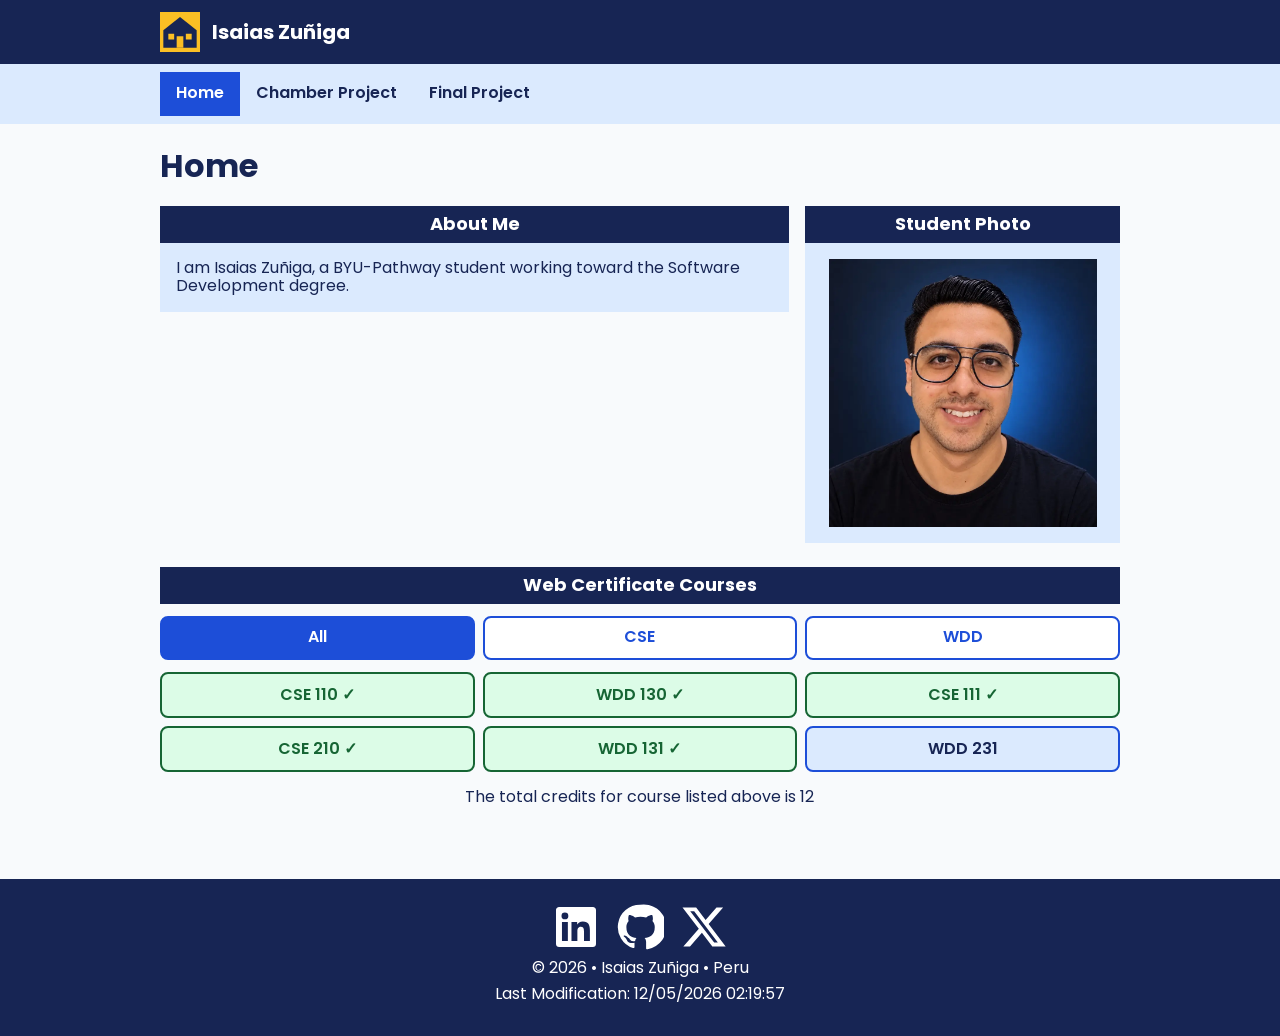
<file: index.html>
<!DOCTYPE html>
<html lang="en">
<head>
    <meta charset="UTF-8">
    <meta name="viewport" content="width=device-width, initial-scale=1.0">
    <meta name="description" content="Isaias Zuñiga's WDD 231 course home page: about me, student photo and Web and Computer Programming certificate courses.">
    <meta name="author" content="Isaias Zuñiga">
    <meta property="og:title" content="Home | Isaias Zuñiga | WDD 231">
    <meta property="og:description" content="Isaias Zuñiga's WDD 231 course home page and Web and Computer Programming certificate courses.">
    <meta property="og:image" content="https://isaiaszc.github.io/wdd231/images/student.webp">
    <meta property="og:url" content="https://isaiaszc.github.io/wdd231/">
    <title>Home | Isaias Zuñiga | WDD 231</title>
    <link rel="icon" href="favicon.ico">
    <link rel="preconnect" href="https://fonts.googleapis.com">
    <link rel="preconnect" href="https://fonts.gstatic.com" crossorigin>
    <link href="https://fonts.googleapis.com/css2?family=Poppins:wght@400;600;700&display=swap" rel="stylesheet">
    <link rel="stylesheet" href="styles/normalize.css">
    <link rel="stylesheet" href="styles/small.css">
    <link rel="stylesheet" href="styles/larger.css">
    <script src="scripts/navigation.js" defer></script>
    <script src="scripts/date.js" defer></script>
    <script src="scripts/course.js" defer></script>
</head>
<body>
    <header>
        <img class="site-logo" src="images/logo.svg" alt="" width="40" height="40">
        <span class="site-name">Isaias Zuñiga</span>
        <button id="nav-button" class="hamburger" type="button" aria-label="Open navigation" aria-expanded="false" aria-controls="nav-bar"></button>
    </header>

    <nav id="nav-bar" class="navigation" aria-label="Main navigation">
        <ul>
            <li><a href="index.html" class="current" aria-current="page">Home</a></li>
            <li><a href="chamber/index.html">Chamber Project</a></li>
            <li><a href="final/index.html">Final Project</a></li>
        </ul>
    </nav>

    <main>
        <h1>Home</h1>

        <section class="about">
            <h2>About Me</h2>
            <p>I am Isaias Zuñiga, a BYU-Pathway student working toward the Software Development degree.</p>
        </section>

        <section class="photo">
            <h2>Student Photo</h2>
            <img src="images/student.webp" alt="Isaias Zuñiga" width="300" height="300">
        </section>

        <section class="certificate">
            <h2>Web Certificate Courses</h2>
            <div class="filters" role="group" aria-label="Filter courses">
                <button type="button" class="filter-btn active" data-filter="all" aria-pressed="true">All</button>
                <button type="button" class="filter-btn" data-filter="CSE" aria-pressed="false">CSE</button>
                <button type="button" class="filter-btn" data-filter="WDD" aria-pressed="false">WDD</button>
            </div>
            <ul id="course-cards" class="course-cards"></ul>
            <p class="credits">The total credits for course listed above is <span id="total-credits">0</span></p>
        </section>
    </main>

    <footer>
        <div class="social-links">
            <a href="https://www.linkedin.com/in/isaiaszunigac/" target="_blank" rel="noopener noreferrer">
                <img src="images/linkedin.svg" alt="LinkedIn profile" width="48" height="48">
            </a>
            <a href="https://github.com/IsaiasZc" target="_blank" rel="noopener noreferrer">
                <img src="images/github.svg" alt="GitHub profile" width="48" height="48">
            </a>
            <a href="https://x.com" target="_blank" rel="noopener noreferrer">
                <img src="images/x-logo.svg" alt="X" width="48" height="48">
            </a>
        </div>
        <p>&copy; <span id="currentyear"></span> &bull; Isaias Zuñiga &bull; Peru</p>
        <p>Last Modification: <span id="lastModified"></span></p>
    </footer>
</body>
</html>
</file>
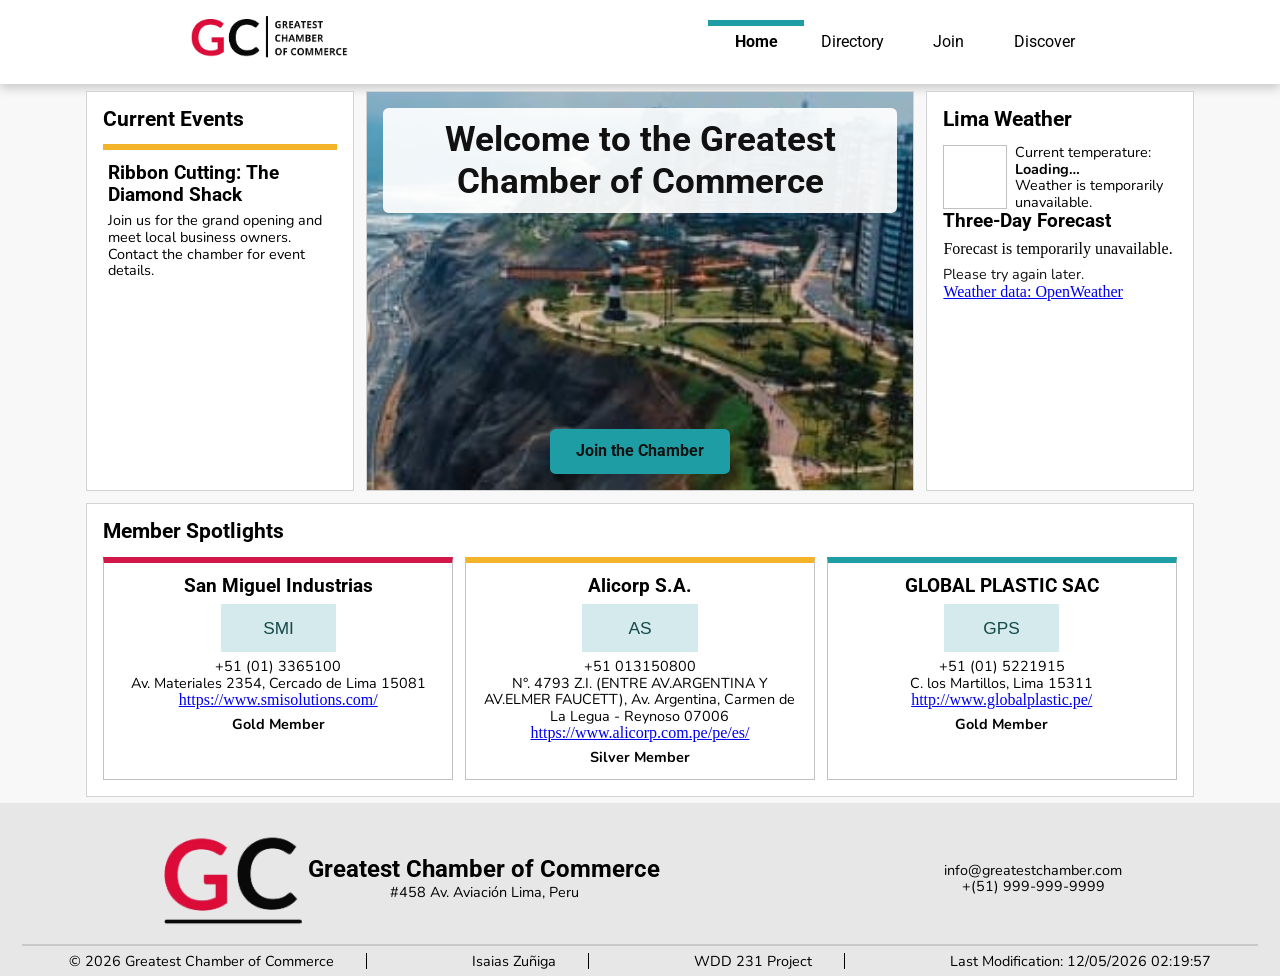
<file: chamber/index.html>
<!DOCTYPE html>
<html lang="en">
<head>
    <meta charset="utf-8">
    <meta name="viewport" content="width=device-width, initial-scale=1">
    <meta name="description" content="Find Lima events, local weather, and featured member businesses at the Greatest Chamber of Commerce.">
    <meta name="author" content="Isaias Zuñiga">
    <meta property="og:title" content="Home | Greatest Chamber of Commerce">
    <meta property="og:description" content="Find Lima events, local weather, and featured member businesses at the Greatest Chamber of Commerce.">
    <meta property="og:image" content="https://isaiaszc.github.io/wdd231/chamber/images/logos/logo-gc.webp">
    <meta property="og:url" content="https://isaiaszc.github.io/wdd231/chamber/index.html">
    <title>Home | Greatest Chamber of Commerce</title>
    <link rel="icon" href="favicon.ico">
    <link rel="preconnect" href="https://fonts.googleapis.com">
    <link rel="preconnect" href="https://fonts.gstatic.com" crossorigin>
    <link href="https://fonts.googleapis.com/css2?family=Nunito:wght@300&family=Roboto&display=swap" rel="stylesheet">
    <link rel="stylesheet" href="styles/normalize.css">
    <link rel="stylesheet" href="styles/small.css">
    <link rel="stylesheet" href="styles/larger.css">
    <script src="scripts/main.js" defer></script>
    <script src="scripts/home.js" defer></script>
    
</head>
<body>
    <header>
        <nav aria-label="Main navigation">
            <div id="navLogo"><a href="index.html"><img src="images/logos/logo-left.webp" alt="Greatest Chamber of Commerce" width="160" height="57"></a></div>
            <button id="hambButton" type="button" aria-label="Toggle navigation" aria-expanded="false" aria-controls="firstNav"><span>☰</span><span>✖</span></button>
            <ul class="firstNav" id="firstNav">
                <li><a href="index.html" aria-current="page">Home</a></li>
                <li><a href="directory.html">Directory</a></li>
                <li><a href="join.html">Join</a></li>
                <li><a href="discover.html">Discover</a></li>
            </ul>
        </nav>
    </header>
    <main id="home-container">
        <section class="home-section" id="hero">
            <h1>Welcome to the Greatest Chamber of Commerce</h1>
            <picture>
                <source media="(min-width: 64rem)" srcset="images/hero/lima70.jpg">
                <source media="(min-width: 40rem)" srcset="images/hero/lima40.jpg">
                <img src="images/hero/lima-min.jpg" alt="View of Lima, Peru" width="640" height="360" fetchpriority="high">
            </picture>
            <a href="join.html" id="join-button">Join the Chamber</a>
        </section>

        <section class="home-section" id="events">
            <h2>Current Events</h2>
            <article>
                <h3>Ribbon Cutting: The Diamond Shack</h3>
                <p>Join us for the grand opening and meet local business owners. Contact the chamber for event details.</p>
            </article>
        </section>

        <section class="home-section" id="weather" aria-labelledby="weather-heading">
            <h2 id="weather-heading">Lima Weather</h2>
            <div class="current-weather">
                <img id="weather-icon" alt="" width="64" height="64">
                <div>
                    <p>Current temperature: <strong id="temperature">Loading…</strong></p>
                    <p id="weather-description" aria-live="polite">Loading current conditions…</p>
                </div>
            </div>
            <h3>Three-Day Forecast</h3>
            <ul id="forecast-list" aria-live="polite"><li>Loading forecast…</li></ul>
            <p id="weather-status" role="status"></p>
            <a href="https://openweathermap.org/" target="_blank" rel="noopener noreferrer">Weather data: OpenWeather</a>
        </section>

        <section class="home-section" id="spotlight">
            <h2>Member Spotlights</h2>
            <div class="spotlight-cards">
                <article class="spots" aria-label="Featured chamber member"></article>
                <article class="spots" aria-label="Featured chamber member"></article>
                <article class="spots" aria-label="Featured chamber member"></article>
            </div>
            <p id="spotlight-status" role="status"></p>
        </section>
    </main>
    <footer>
        <div class="foot1">
            <div class="foot1-1">
                <div class="footerLogo"><img src="images/logos/logo-gc.webp" alt="Greatest Chamber of Commerce" width="150"></div>
                <section class="hero-direction">
                    <h2>Greatest Chamber of Commerce</h2>
                    <p>#458 Av. Aviación Lima, Peru</p>
                </section>
            </div>
            <div class="foot1-2">
                <p>info@greatestchamber.com</p>
                <p>+(51) 999-999-9999</p>
            </div>
        </div>
        <hr>
        <div class="foot2">
            <p>© <span id="home-year"></span> Greatest Chamber of Commerce</p>
            <p>Isaias Zuñiga</p>
            <p>WDD 231 Project</p>
            <p class="modify">Last Modification: <span id="lastTime"></span></p>
        </div>
    </footer>
</body>
</html>
</file>
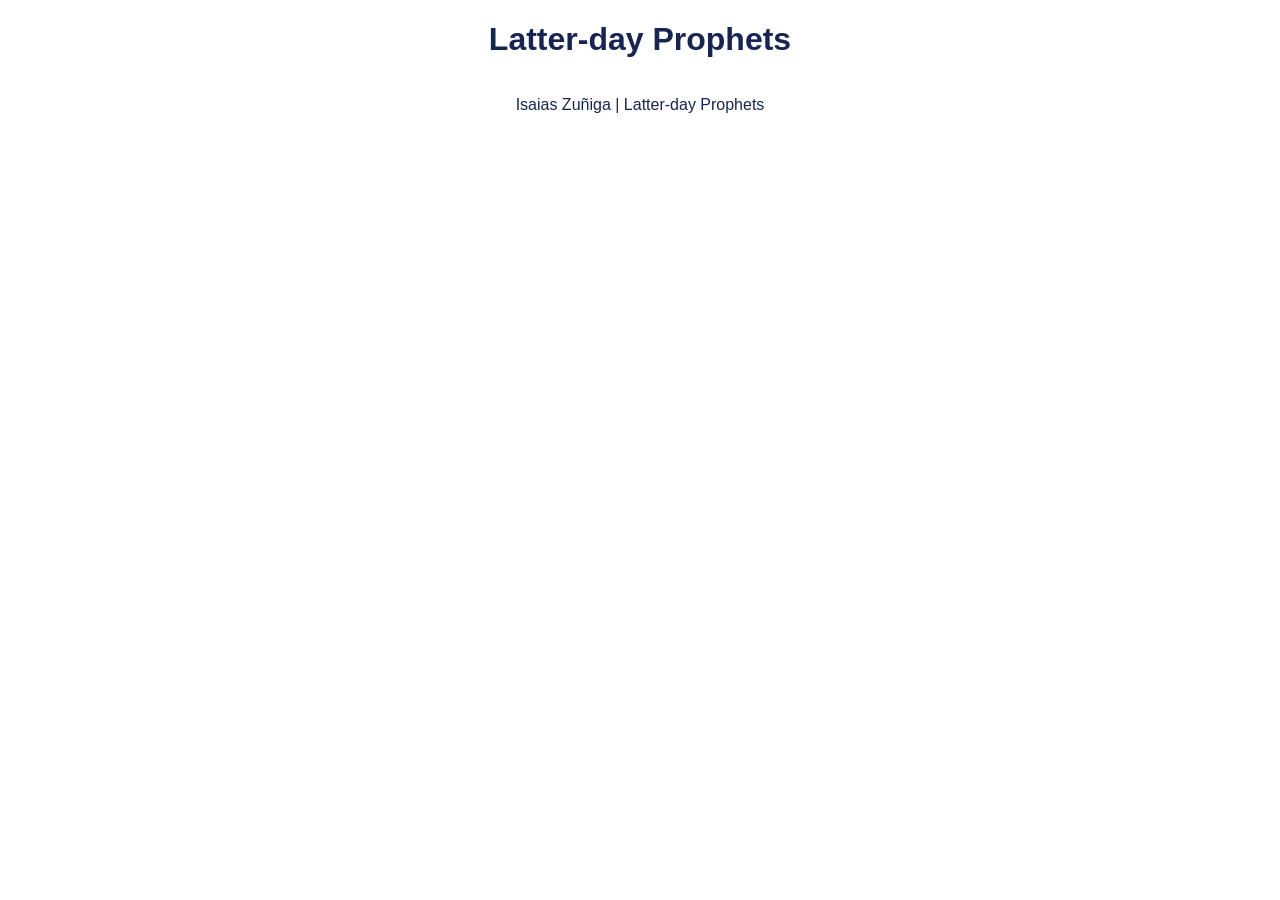
<file: prophets.html>
<!DOCTYPE html>
<html lang="en">
<head>
    <meta charset="UTF-8">
    <meta name="viewport" content="width=device-width, initial-scale=1.0">
    <meta name="description" content="Latter-day prophets and their birthplaces.">
    <meta name="author" content="Isaias Zuñiga">
    <title>Latter-day Prophets | Isaias Zuñiga</title>
    <link rel="stylesheet" href="styles/prophets.css">
    <script src="scripts/prophets.js" defer></script>
</head>
<body>
    <header><h1>Latter-day Prophets</h1></header>
    <main><div id="cards"></div></main>
    <footer>Isaias Zuñiga | Latter-day Prophets</footer>
</body>
</html>
</file>
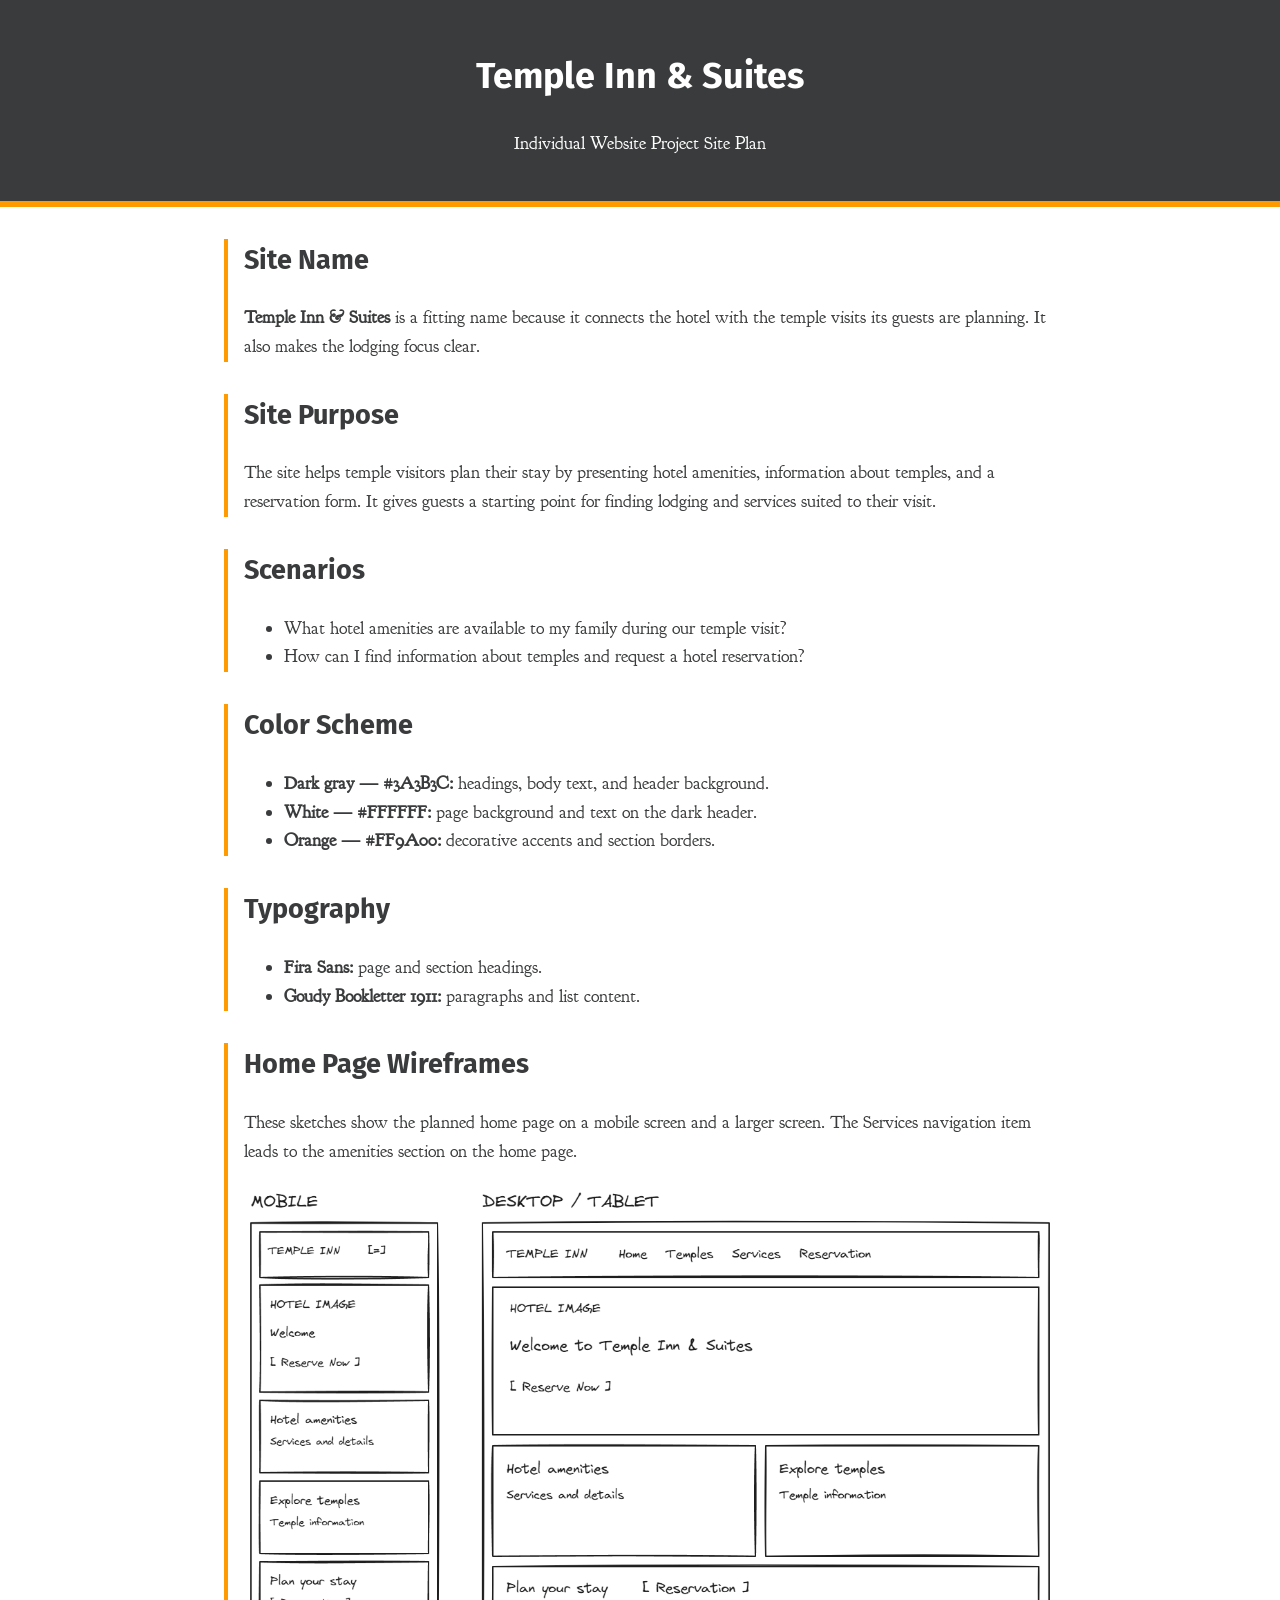
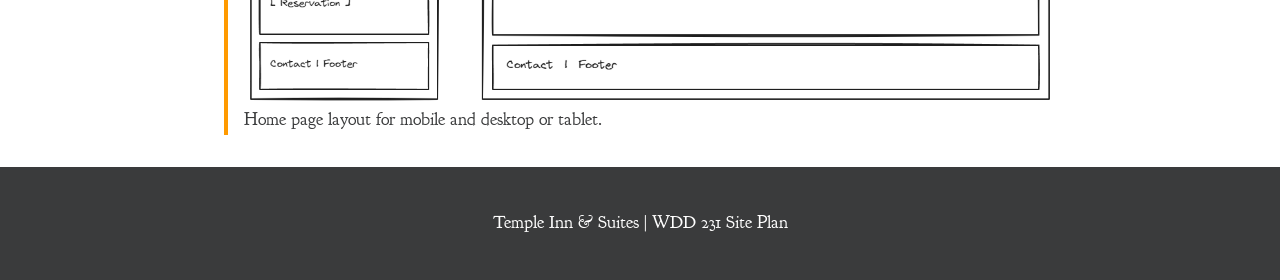
<file: siteplan.html>
<!DOCTYPE html>
<html lang="en">
<head>
    <meta charset="utf-8">
    <meta name="viewport" content="width=device-width, initial-scale=1">
    <meta name="description" content="Site plan for Temple Inn &amp; Suites, a hotel website for temple visitors.">
    <meta name="author" content="WDD 231 student">
    <title>Temple Inn &amp; Suites | Site Plan</title>
    <link rel="preconnect" href="https://fonts.googleapis.com">
    <link rel="preconnect" href="https://fonts.gstatic.com" crossorigin>
    <link href="https://fonts.googleapis.com/css2?family=Fira+Sans&family=Goudy+Bookletter+1911&display=swap" rel="stylesheet">
    <link rel="stylesheet" href="styles/siteplan.css">
</head>
<body>
    <header>
        <h1>Temple Inn &amp; Suites</h1>
        <p>Individual Website Project Site Plan</p>
    </header>
    <main>
        <section>
            <h2>Site Name</h2>
            <p><strong>Temple Inn &amp; Suites</strong> is a fitting name because it connects the hotel with the temple visits its guests are planning. It also makes the lodging focus clear.</p>
        </section>
        <section>
            <h2>Site Purpose</h2>
            <p>The site helps temple visitors plan their stay by presenting hotel amenities, information about temples, and a reservation form. It gives guests a starting point for finding lodging and services suited to their visit.</p>
        </section>
        <section>
            <h2>Scenarios</h2>
            <ul>
                <li>What hotel amenities are available to my family during our temple visit?</li>
                <li>How can I find information about temples and request a hotel reservation?</li>
            </ul>
        </section>
        <section>
            <h2>Color Scheme</h2>
            <ul>
                <li><strong>Dark gray — #3A3B3C:</strong> headings, body text, and header background.</li>
                <li><strong>White — #FFFFFF:</strong> page background and text on the dark header.</li>
                <li><strong>Orange — #FF9A00:</strong> decorative accents and section borders.</li>
            </ul>
        </section>
        <section>
            <h2>Typography</h2>
            <ul>
                <li><strong>Fira Sans:</strong> page and section headings.</li>
                <li><strong>Goudy Bookletter 1911:</strong> paragraphs and list content.</li>
            </ul>
        </section>
        <section>
            <h2>Home Page Wireframes</h2>
            <p>These sketches show the planned home page on a mobile screen and a larger screen. The Services navigation item leads to the amenities section on the home page.</p>
            <figure>
                <a href="images/temple-wireframes.png"><img src="images/temple-wireframes.png" alt="Home page wireframes: mobile view with stacked sections and desktop view with amenities and temple information side by side."></a>
                <figcaption>Home page layout for mobile and desktop or tablet.</figcaption>
            </figure>
        </section>
    </main>
    <footer>
        <p>Temple Inn &amp; Suites | WDD 231 Site Plan</p>
    </footer>
</body>
</html>
</file>
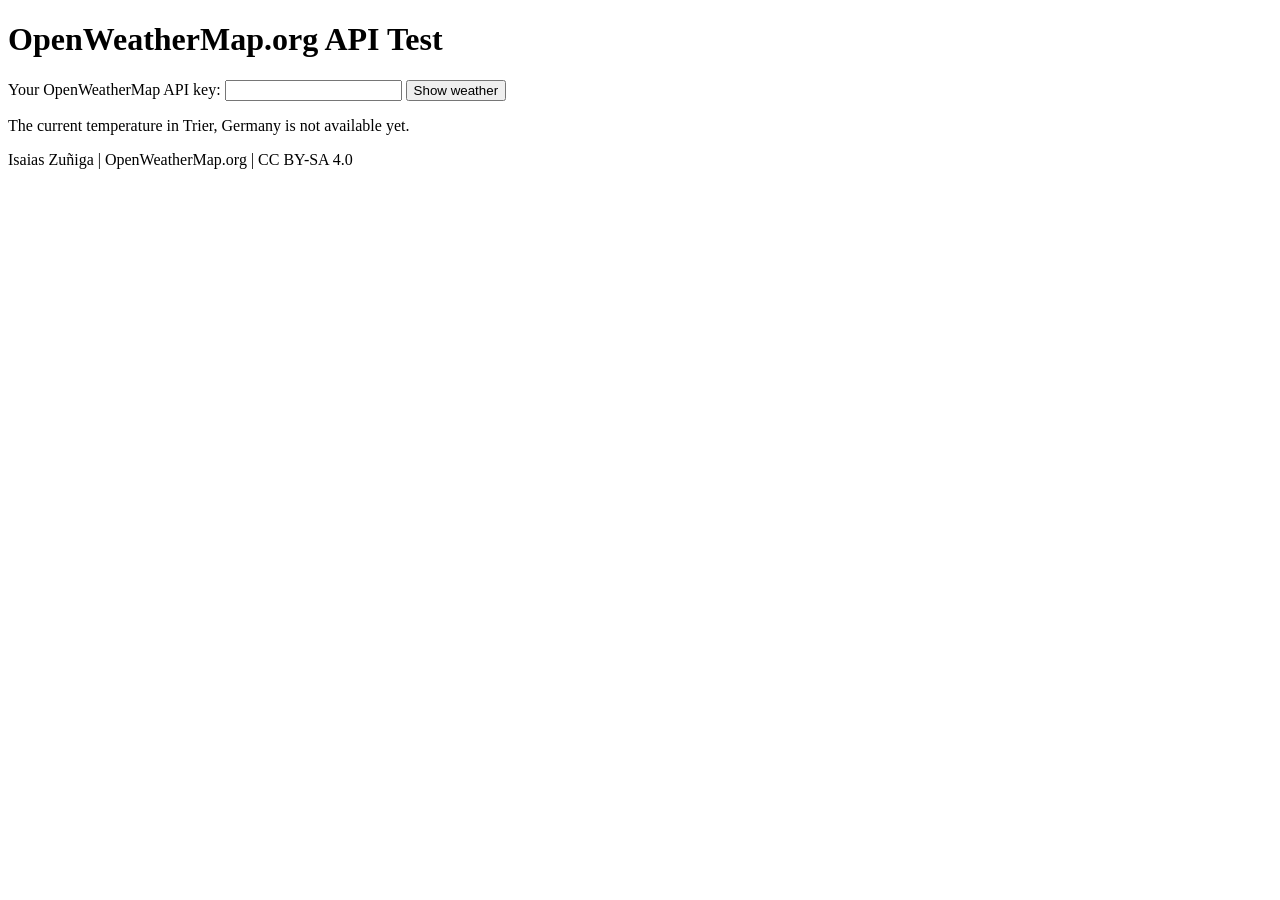
<file: weather.html>
<!DOCTYPE html>
<html lang="en">
<head>
    <meta charset="UTF-8">
    <meta name="viewport" content="width=device-width, initial-scale=1.0">
    <title>OpenWeatherMap API Test</title>
    <script src="scripts/weather.js" defer></script>
</head>
<body>
    <header><h1>OpenWeatherMap.org API Test</h1></header>
    <main>
        <label for="api-key">Your OpenWeatherMap API key:</label>
        <input id="api-key" type="password" autocomplete="off">
        <button id="load-weather" type="button">Show weather</button>
        <p>The current temperature in Trier, Germany is <span id="current-temp">not available yet</span>.</p>
        <figure hidden>
            <img id="weather-icon" alt="">
            <figcaption></figcaption>
        </figure>
        <p id="weather-status" role="status"></p>
    </main>
    <footer>Isaias Zuñiga | OpenWeatherMap.org | CC BY-SA 4.0</footer>
</body>
</html>
</file>
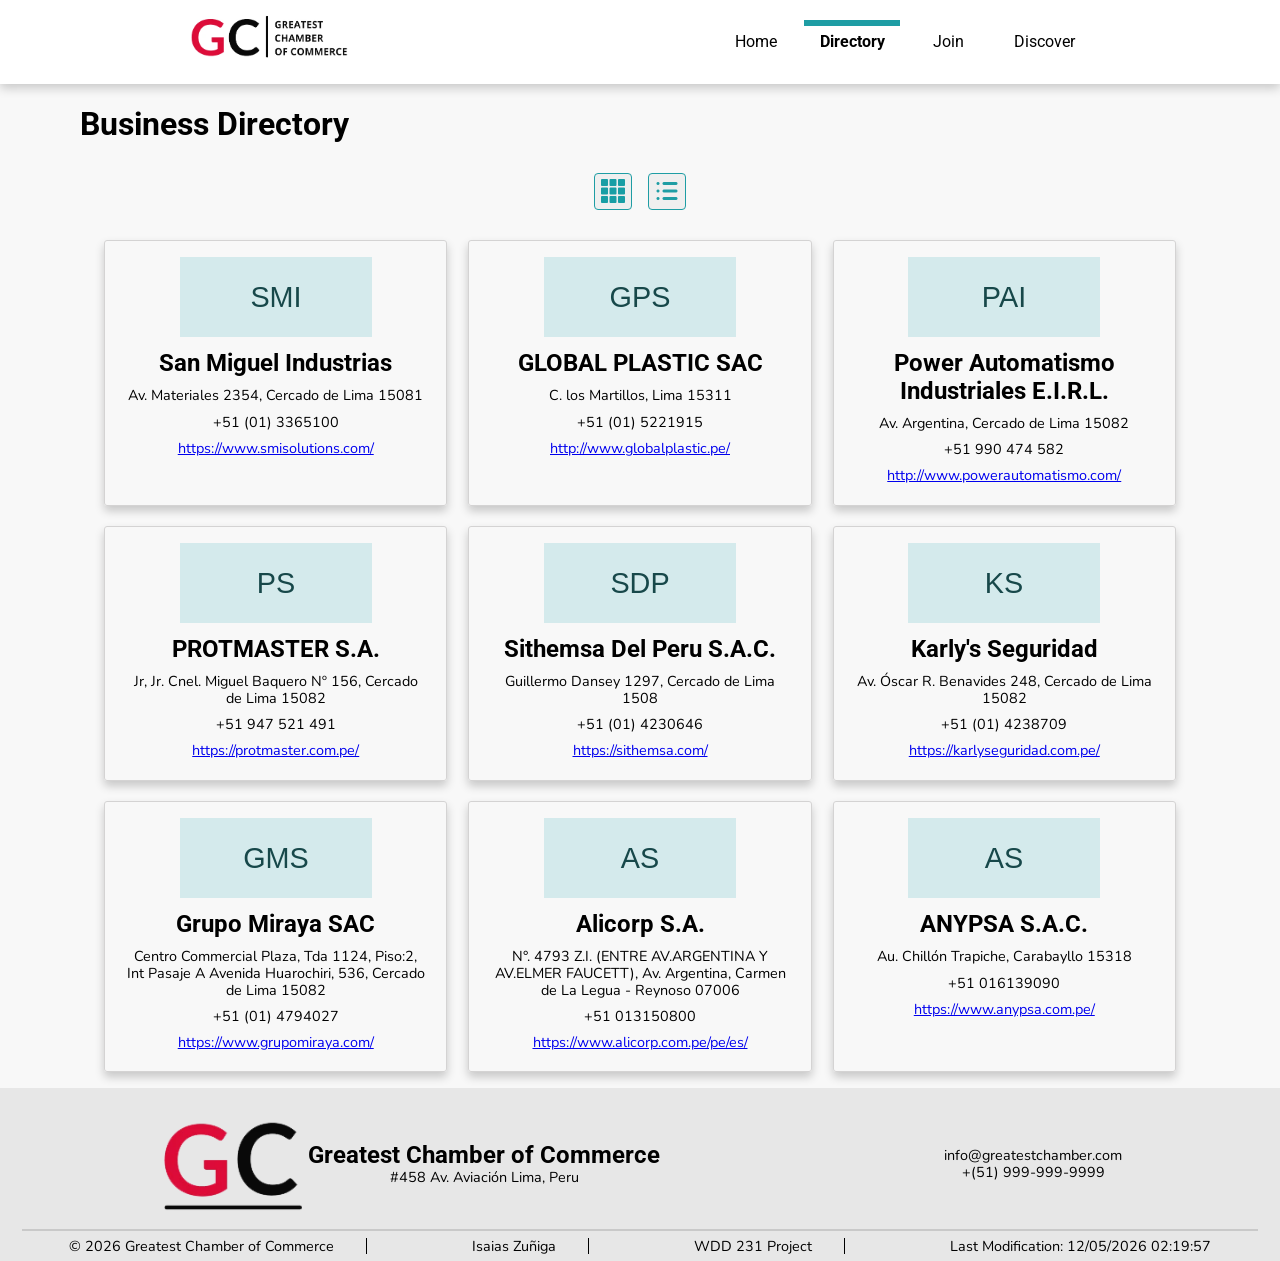
<file: chamber/directory.html>
<!DOCTYPE html>
<html lang="en">
<head>
    <meta charset="utf-8">
    <meta name="viewport" content="width=device-width, initial-scale=1">
    <meta name="description" content="Explore the business directory of the Greatest Chamber of Commerce in Lima, Peru.">
    <meta name="author" content="Isaias Zuñiga">
    <meta property="og:title" content="Business Directory | Greatest Chamber of Commerce">
    <meta property="og:description" content="Explore the businesses that belong to the Greatest Chamber of Commerce in Lima, Peru, with their contact details.">
    <meta property="og:image" content="https://isaiaszc.github.io/wdd231/chamber/images/logos/logo-gc.webp">
    <meta property="og:url" content="https://isaiaszc.github.io/wdd231/chamber/directory.html">
    <title>Business Directory | Greatest Chamber of Commerce</title>
    <link rel="icon" href="favicon.ico">
    <link rel="preconnect" href="https://fonts.googleapis.com">
    <link rel="preconnect" href="https://fonts.gstatic.com" crossorigin>
    <link href="https://fonts.googleapis.com/css2?family=Nunito:wght@300&family=Roboto&display=swap" rel="stylesheet">
    <link rel="stylesheet" href="styles/normalize.css">
    <link rel="stylesheet" href="styles/small.css">
    <link rel="stylesheet" href="styles/larger.css">
    <script src="scripts/main.js" defer></script>
    <script src="scripts/directory.js" defer></script>
</head>
<body>
    <header>
        <nav aria-label="Main navigation">
            <div id="navLogo"><a href="index.html"><img src="images/logos/logo-left.webp" alt="Greatest Chamber of Commerce" width="160" height="57"></a></div>
            <button id="hambButton" type="button" aria-label="Toggle navigation" aria-expanded="false" aria-controls="firstNav"><span>☰</span><span>✖</span></button>
            <ul class="firstNav" id="firstNav">
                <li><a href="index.html">Home</a></li>
                <li><a href="directory.html" aria-current="page">Directory</a></li>
                <li><a href="join.html">Join</a></li>
                <li><a href="discover.html">Discover</a></li>
            </ul>
        </nav>
    </header>
    <main>
        <h1 class="directory-title">Business Directory</h1>
        <div class="directory-buttons">
            <button id="grid-view" type="button" aria-label="Grid view" aria-pressed="true"><img src="icons/grid-button.png" alt=""></button>
            <button id="list-view" type="button" aria-label="List view" aria-pressed="false"><img src="icons/list-button.png" alt=""></button>
        </div>
        <div class="directory-cards directory-grid-container"></div>
    </main>
    <footer>
        <div class="foot1">
            <div class="foot1-1">
                <div class="footerLogo"><img src="images/logos/logo-gc.webp" alt="Greatest Chamber of Commerce" width="150"></div>
                <section class="hero-direction">
                    <h2>Greatest Chamber of Commerce</h2>
                    <p>#458 Av. Aviación Lima, Peru</p>
                </section>
            </div>
            <div class="foot1-2">
                <p>info@greatestchamber.com</p>
                <p>+(51) 999-999-9999</p>
            </div>
        </div>
        <hr>
        <div class="foot2">
            <p>© <span id="home-year"></span> Greatest Chamber of Commerce</p>
            <p>Isaias Zuñiga</p>
            <p>WDD 231 Project</p>
            <p class="modify">Last Modification: <span id="lastTime"></span></p>
        </div>
    </footer>
</body>
</html>
</file>
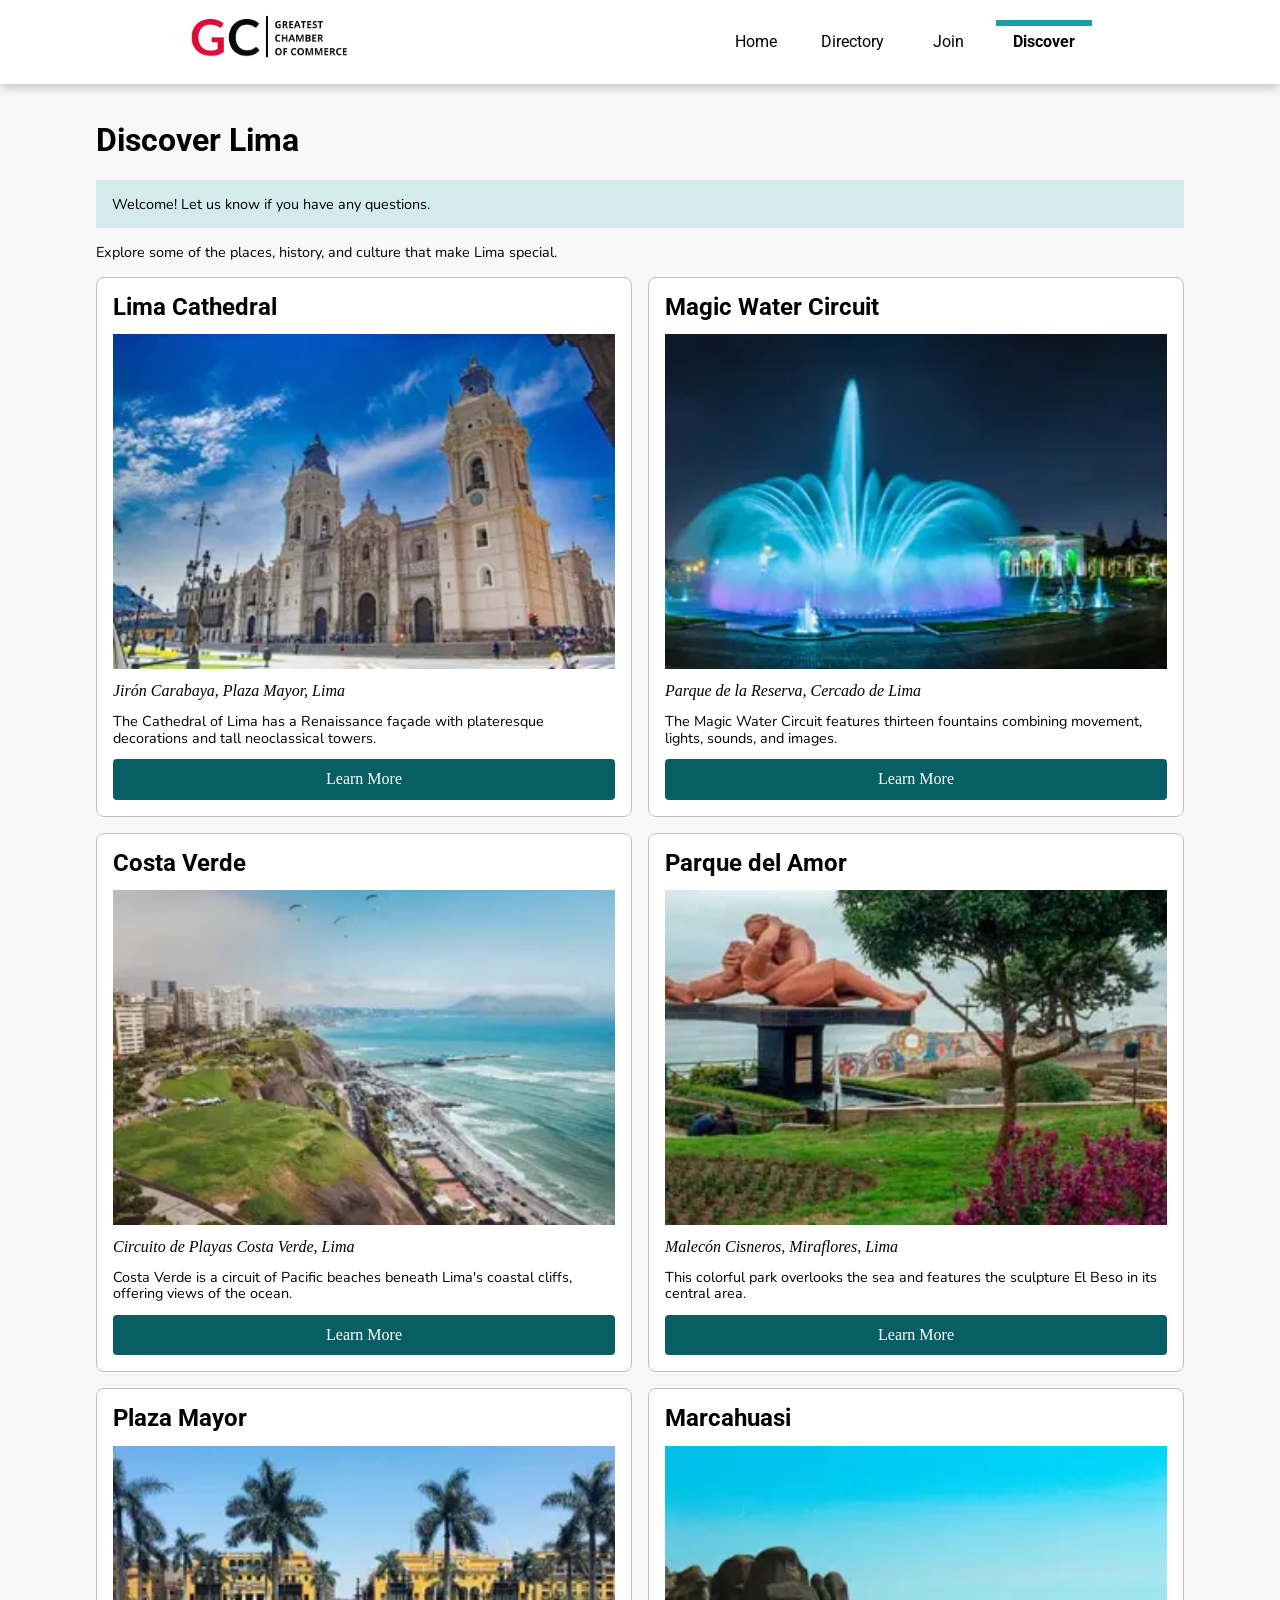
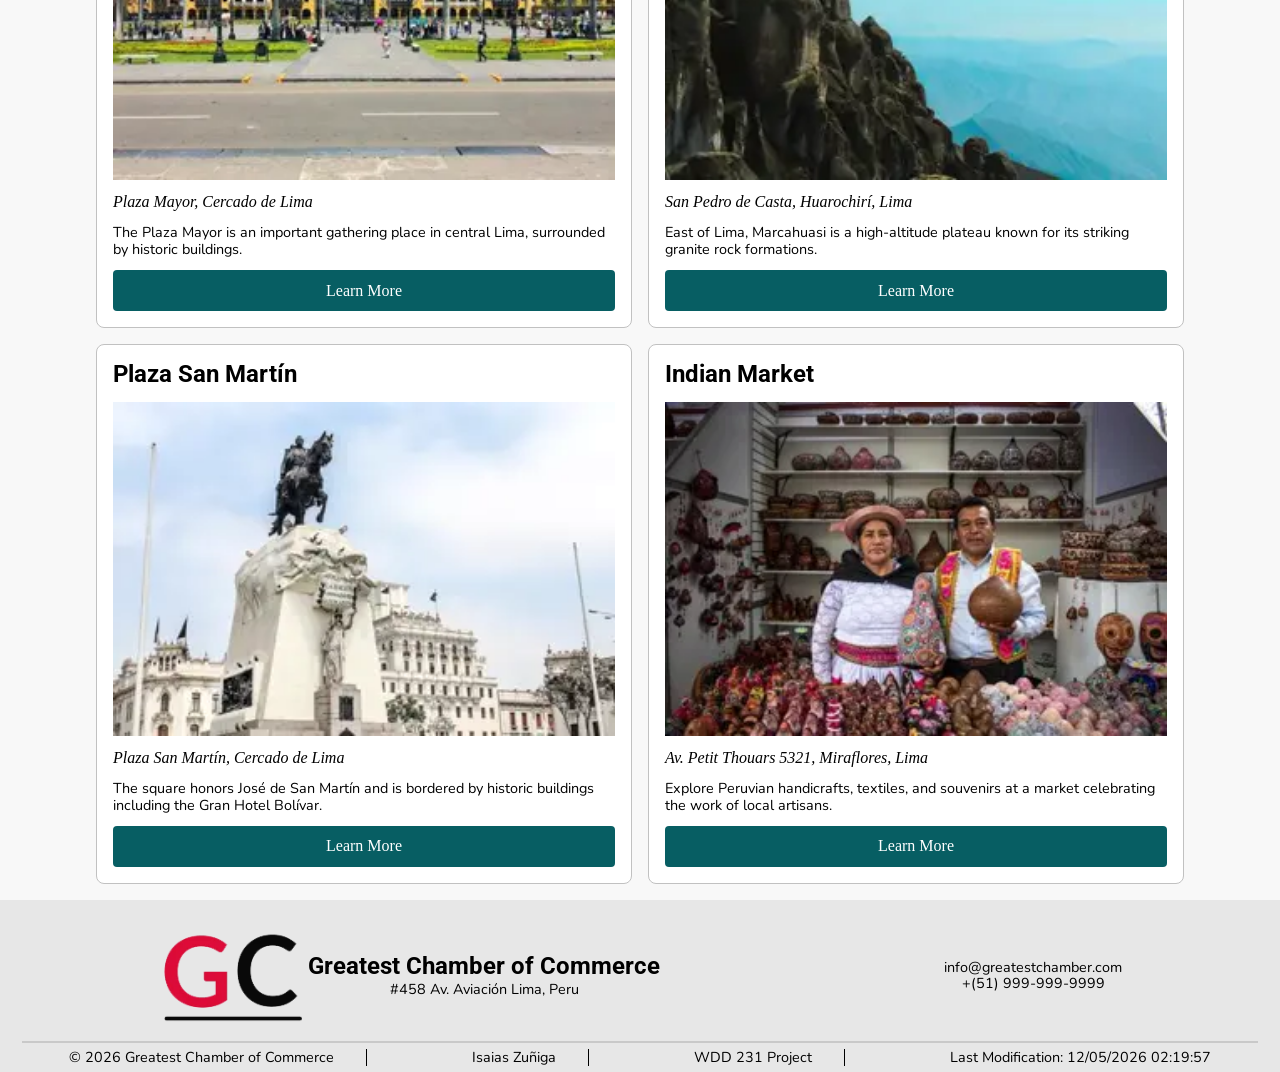
<file: chamber/discover.html>
<!DOCTYPE html>
<html lang="en">
<head>
    <meta charset="utf-8">
    <meta name="viewport" content="width=device-width, initial-scale=1">
    <meta name="description" content="Discover places to visit in and around Lima, Peru, with the Greatest Chamber of Commerce.">
    <meta name="author" content="Isaias Zuñiga">
    <meta property="og:title" content="Discover | Greatest Chamber of Commerce">
    <meta property="og:description" content="Explore places of interest in and around Lima, Peru.">
    <meta property="og:image" content="https://isaiaszc.github.io/wdd231/chamber/images/hero/lima70.jpg">
    <meta property="og:url" content="https://isaiaszc.github.io/wdd231/chamber/discover.html">
    <title>Discover | Greatest Chamber of Commerce</title>
    <link rel="icon" href="favicon.ico">
    <link rel="preconnect" href="https://fonts.googleapis.com">
    <link rel="preconnect" href="https://fonts.gstatic.com" crossorigin>
    <link href="https://fonts.googleapis.com/css2?family=Nunito:wght@300&family=Roboto&display=swap" rel="stylesheet">
    <link rel="stylesheet" href="styles/normalize.css">
    <link rel="stylesheet" href="styles/small.css">
    <link rel="stylesheet" href="styles/larger.css">
    <script src="scripts/main.js" defer></script>
    <script type="module" src="scripts/discover.js"></script>
</head>
<body>
    <header>
        <nav aria-label="Main navigation">
            <div id="navLogo"><a href="index.html"><img src="images/logos/logo-left.webp" alt="Greatest Chamber of Commerce" width="160" height="57"></a></div>
            <button id="hambButton" type="button" aria-label="Toggle navigation" aria-expanded="false" aria-controls="firstNav"><span>☰</span><span>✖</span></button>
            <ul class="firstNav" id="firstNav">
                <li><a href="index.html">Home</a></li>
                <li><a href="directory.html">Directory</a></li>
                <li><a href="join.html">Join</a></li>
                <li><a href="discover.html" aria-current="page">Discover</a></li>
            </ul>
        </nav>
    </header>
    <main class="discover">
        <h1>Discover Lima</h1>
        <p id="visit-message" aria-live="polite"></p>
        <p>Explore some of the places, history, and culture that make Lima special.</p>
        <div class="discover-cards" id="discover-cards"></div>
    </main>
    <footer>
        <div class="foot1">
            <div class="foot1-1">
                <div class="footerLogo"><img src="images/logos/logo-gc.webp" alt="Greatest Chamber of Commerce" width="150"></div>
                <section class="hero-direction">
                    <h2>Greatest Chamber of Commerce</h2>
                    <p>#458 Av. Aviación Lima, Peru</p>
                </section>
            </div>
            <div class="foot1-2">
                <p>info@greatestchamber.com</p>
                <p>+(51) 999-999-9999</p>
            </div>
        </div>
        <hr>
        <div class="foot2">
            <p>© <span id="home-year"></span> Greatest Chamber of Commerce</p>
            <p>Isaias Zuñiga</p>
            <p>WDD 231 Project</p>
            <p class="modify">Last Modification: <span id="lastTime"></span></p>
        </div>
    </footer>
</body>
</html>
</file>
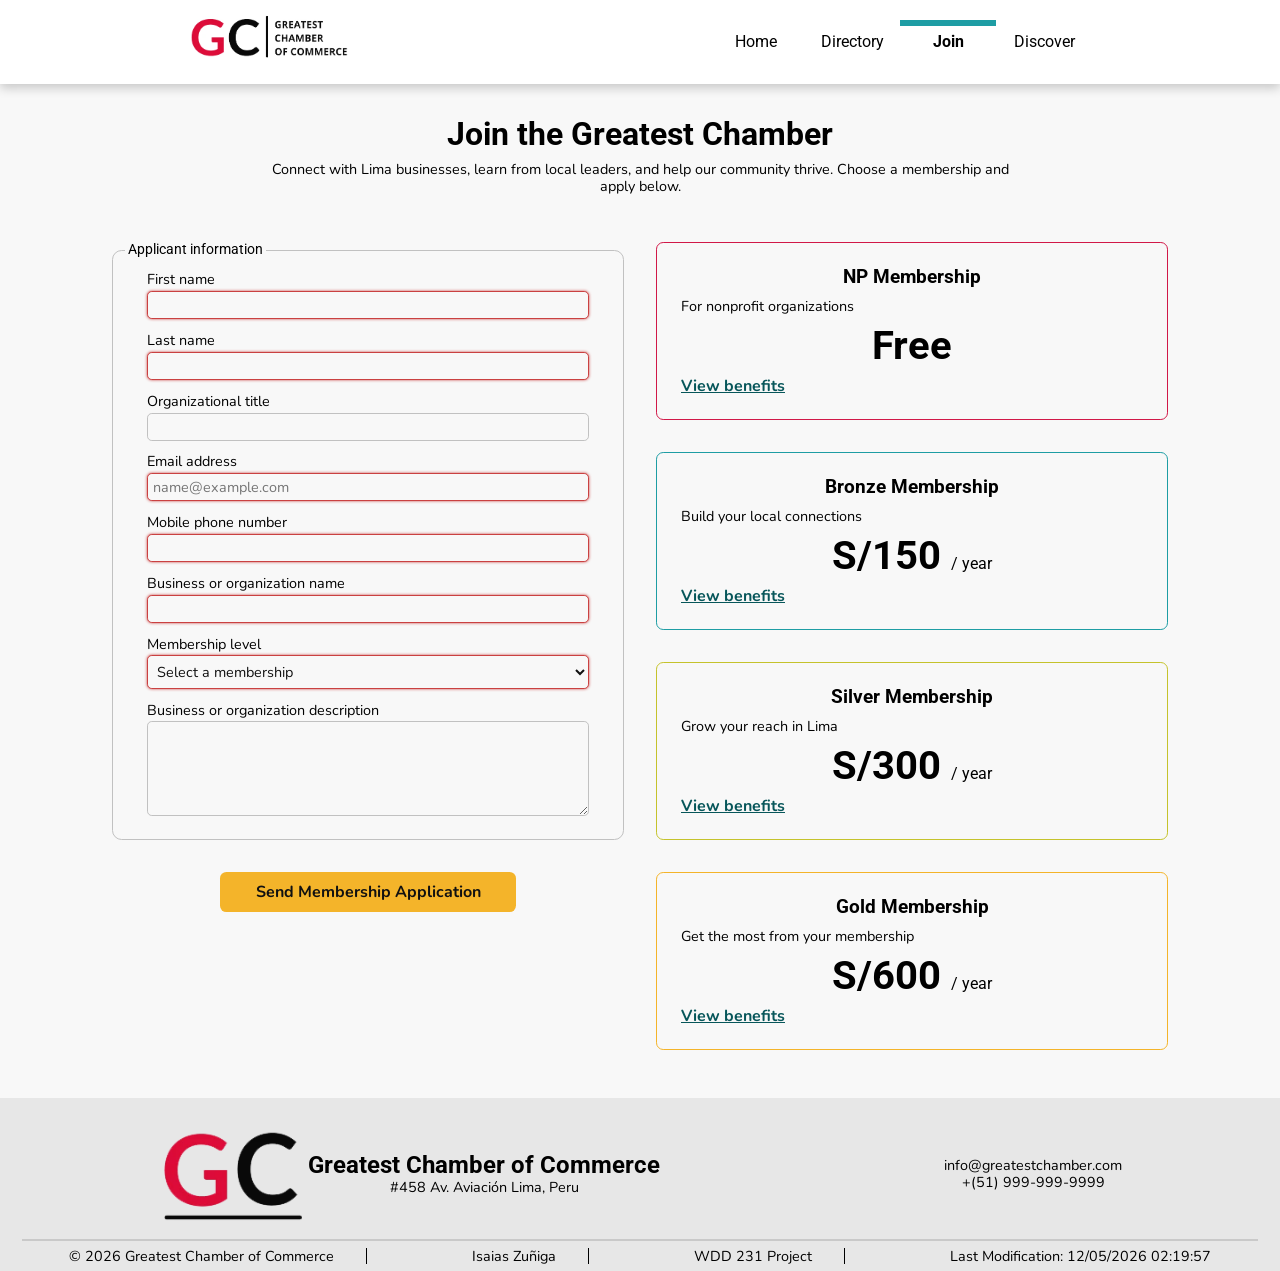
<file: chamber/join.html>
<!DOCTYPE html>
<html lang="en">
<head>
    <meta charset="utf-8">
    <meta name="viewport" content="width=device-width, initial-scale=1">
    <meta name="description" content="Apply for membership in the Greatest Chamber of Commerce in Lima, Peru.">
    <meta name="author" content="Isaias Zuñiga">
    <meta property="og:title" content="Join | Greatest Chamber of Commerce">
    <meta property="og:description" content="Explore membership benefits and apply to join the business community in Lima, Peru.">
    <meta property="og:image" content="https://isaiaszc.github.io/wdd231/chamber/images/hero/lima70.jpg">
    <meta property="og:url" content="https://isaiaszc.github.io/wdd231/chamber/join.html">
    <title>Join | Greatest Chamber of Commerce</title>
    <link rel="icon" href="favicon.ico">
    <link rel="preconnect" href="https://fonts.googleapis.com">
    <link rel="preconnect" href="https://fonts.gstatic.com" crossorigin>
    <link href="https://fonts.googleapis.com/css2?family=Nunito:wght@300&family=Roboto&display=swap" rel="stylesheet">
    <link rel="stylesheet" href="styles/normalize.css">
    <link rel="stylesheet" href="styles/small.css">
    <link rel="stylesheet" href="styles/larger.css" media="screen and (min-width: 40rem)">
    <script src="scripts/main.js" defer></script>
    <script src="scripts/join.js" defer></script>
</head>
<body>
    <header>
        <nav aria-label="Main navigation">
            <div id="navLogo"><a href="index.html"><img src="images/logos/logo-left.webp" alt="Greatest Chamber of Commerce" width="160" height="57"></a></div>
            <button id="hambButton" type="button" aria-label="Toggle navigation" aria-expanded="false" aria-controls="firstNav"><span>☰</span><span>✖</span></button>
            <ul class="firstNav" id="firstNav">
                <li><a href="index.html">Home</a></li>
                <li><a href="directory.html">Directory</a></li>
                <li><a href="join.html" aria-current="page">Join</a></li>
                <li><a href="discover.html">Discover</a></li>
            </ul>
        </nav>
    </header>
    <main class="join-main">
        <h1>Join the Greatest Chamber</h1>
        <p class="join-intro">Connect with Lima businesses, learn from local leaders, and help our community thrive. Choose a membership and apply below.</p>
        <div class="join-layout">
            <form id="join-form" method="get" action="thankyou.html">
                <fieldset>
                    <legend>Applicant information</legend>
                    <label class="join-field">First name
                        <input type="text" name="fname" title="Enter your first name." autocomplete="given-name" required>
                    </label>
                    <label class="join-field">Last name
                        <input type="text" name="lname" title="Enter your last name." autocomplete="family-name" required>
                    </label>
                    <label class="join-field">Organizational title
                        <input type="text" name="title" title="Enter at least seven letters, spaces, or hyphens." autocomplete="organization-title" pattern="[A-Za-z\s\-]{7,}">
                    </label>
                    <label class="join-field">Email address
                        <input type="email" name="email" title="Enter a valid email address." autocomplete="email" placeholder="name@example.com" required>
                    </label>
                    <label class="join-field">Mobile phone number
                        <input type="tel" name="tel" title="Enter your mobile phone number." autocomplete="tel" required>
                    </label>
                    <label class="join-field">Business or organization name
                        <input type="text" name="business" title="Enter your business or organization name." autocomplete="organization" required>
                    </label>
                    <label class="join-field">Membership level
                        <select name="membership" title="Choose a membership level." required>
                            <option value="" selected disabled>Select a membership</option>
                            <option value="np">NP Membership — Free</option>
                            <option value="bronze">Bronze Membership — S/150 per year</option>
                            <option value="silver">Silver Membership — S/300 per year</option>
                            <option value="gold">Gold Membership — S/600 per year</option>
                        </select>
                    </label>
                    <label class="join-field">Business or organization description
                        <textarea name="description" title="Describe your business or organization." rows="5"></textarea>
                    </label>
                    <input type="hidden" name="timestamp" id="timestamp">
                </fieldset>
                <input class="join-submit" type="submit" value="Send Membership Application">
            </form>

            <section class="membership-levels" aria-label="Membership levels">
                <article class="membership-card membership-np">
                    <h2>NP Membership</h2>
                    <p>For nonprofit organizations</p>
                    <p class="membership-price">Free</p>
                    <a href="#np-benefits" class="membership-link" data-dialog="np-benefits">View benefits</a>
                </article>
                <article class="membership-card membership-bronze">
                    <h2>Bronze Membership</h2>
                    <p>Build your local connections</p>
                    <p class="membership-price">S/150 <span>/ year</span></p>
                    <a href="#bronze-benefits" class="membership-link" data-dialog="bronze-benefits">View benefits</a>
                </article>
                <article class="membership-card membership-silver">
                    <h2>Silver Membership</h2>
                    <p>Grow your reach in Lima</p>
                    <p class="membership-price">S/300 <span>/ year</span></p>
                    <a href="#silver-benefits" class="membership-link" data-dialog="silver-benefits">View benefits</a>
                </article>
                <article class="membership-card membership-gold">
                    <h2>Gold Membership</h2>
                    <p>Get the most from your membership</p>
                    <p class="membership-price">S/600 <span>/ year</span></p>
                    <a href="#gold-benefits" class="membership-link" data-dialog="gold-benefits">View benefits</a>
                </article>
            </section>
        </div>

        <dialog class="membership-dialog" id="np-benefits" aria-labelledby="np-title">
            <h2 id="np-title">NP Membership Benefits</h2>
            <p>Designed for registered nonprofit organizations supporting the Lima community.</p>
            <ul><li>Free chamber directory listing</li><li>Invitations to community networking events</li><li>Access to nonprofit resource workshops</li></ul>
            <button class="dialog-close" type="button">Close</button>
        </dialog>
        <dialog class="membership-dialog" id="bronze-benefits" aria-labelledby="bronze-title">
            <h2 id="bronze-title">Bronze Membership Benefits</h2>
            <p>Everything your small business needs to get connected.</p>
            <ul><li>Business directory listing</li><li>Monthly member newsletter</li><li>Discounted admission to chamber workshops</li></ul>
            <button class="dialog-close" type="button">Close</button>
        </dialog>
        <dialog class="membership-dialog" id="silver-benefits" aria-labelledby="silver-title">
            <h2 id="silver-title">Silver Membership Benefits</h2>
            <p>More visibility and more opportunities to learn.</p>
            <ul><li>All Bronze benefits</li><li>Quarterly business spotlight on chamber channels</li><li>Two free training seats per year</li><li>Discounted event sponsorship</li></ul>
            <button class="dialog-close" type="button">Close</button>
        </dialog>
        <dialog class="membership-dialog" id="gold-benefits" aria-labelledby="gold-title">
            <h2 id="gold-title">Gold Membership Benefits</h2>
            <p>Premium support for established and growing organizations.</p>
            <ul><li>All Silver benefits</li><li>Priority homepage business spotlight</li><li>Four free training seats per year</li><li>Two complimentary chamber event admissions</li><li>Priority access to networking and sponsorship opportunities</li></ul>
            <button class="dialog-close" type="button">Close</button>
        </dialog>
    </main>
    <footer>
        <div class="foot1">
            <div class="foot1-1">
                <div class="footerLogo"><img src="images/logos/logo-gc.webp" alt="Greatest Chamber of Commerce" width="150" height="114" loading="lazy" decoding="async"></div>
                <section class="hero-direction">
                    <h2>Greatest Chamber of Commerce</h2>
                    <p>#458 Av. Aviación Lima, Peru</p>
                </section>
            </div>
            <div class="foot1-2">
                <p>info@greatestchamber.com</p>
                <p>+(51) 999-999-9999</p>
            </div>
        </div>
        <hr>
        <div class="foot2">
            <p>© <span id="home-year"></span> Greatest Chamber of Commerce</p>
            <p>Isaias Zuñiga</p>
            <p>WDD 231 Project</p>
            <p class="modify">Last Modification: <span id="lastTime"></span></p>
        </div>
    </footer>
</body>
</html>
</file>
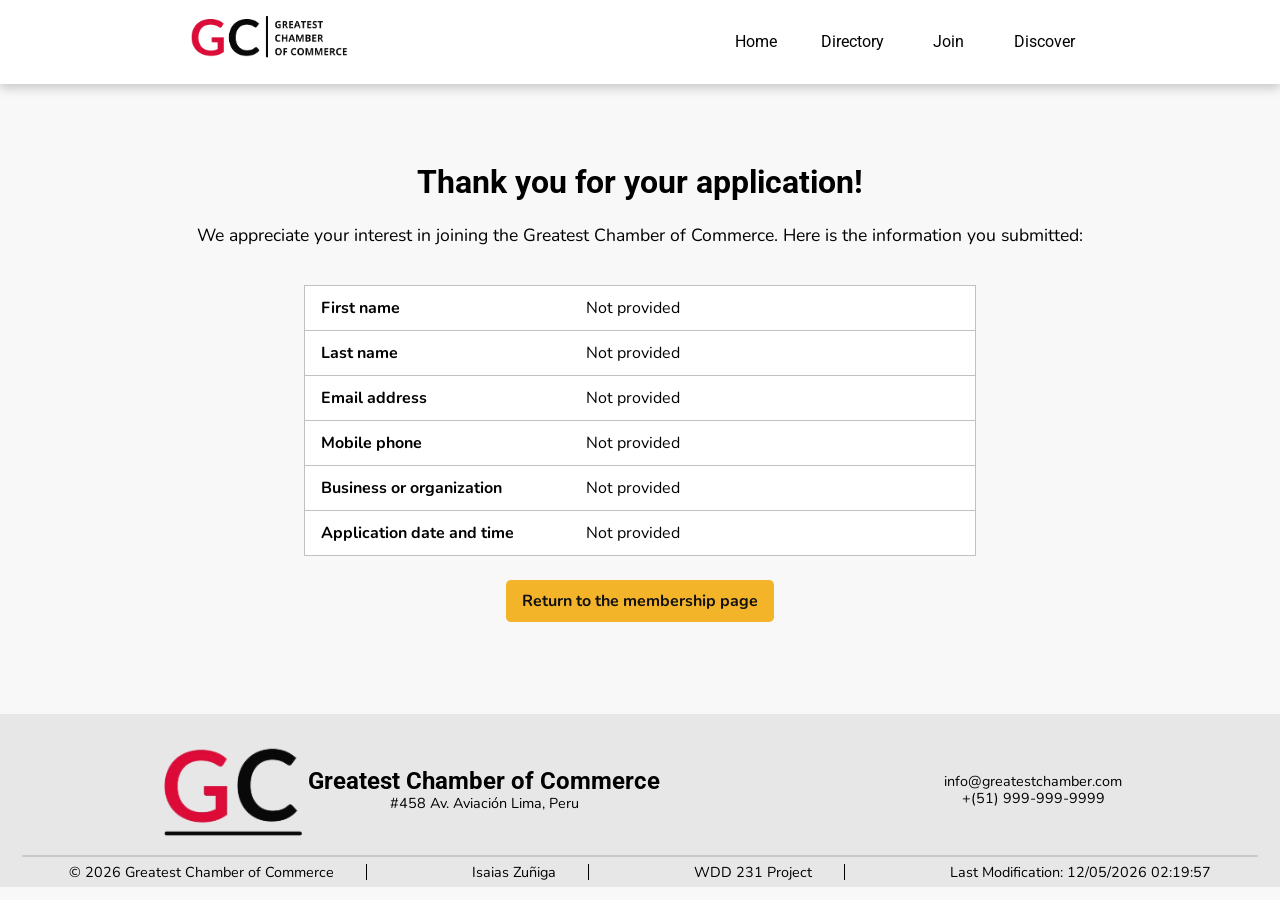
<file: chamber/thankyou.html>
<!DOCTYPE html>
<html lang="en">
<head>
    <meta charset="utf-8">
    <meta name="viewport" content="width=device-width, initial-scale=1">
    <meta name="description" content="Thank you for applying to join the Greatest Chamber of Commerce in Lima, Peru.">
    <meta name="author" content="Isaias Zuñiga">
    <title>Thank You | Greatest Chamber of Commerce</title>
    <link rel="icon" href="favicon.ico">
    <link rel="preconnect" href="https://fonts.googleapis.com">
    <link rel="preconnect" href="https://fonts.gstatic.com" crossorigin>
    <link href="https://fonts.googleapis.com/css2?family=Nunito:wght@300&family=Roboto&display=swap" rel="stylesheet">
    <link rel="stylesheet" href="styles/normalize.css">
    <link rel="stylesheet" href="styles/small.css">
    <link rel="stylesheet" href="styles/larger.css">
    <script src="scripts/main.js" defer></script>
    <script src="scripts/thankyou.js" defer></script>
</head>
<body>
    <header>
        <nav aria-label="Main navigation">
            <div id="navLogo"><a href="index.html"><img src="images/logos/logo-left.webp" alt="Greatest Chamber of Commerce" width="160" height="57"></a></div>
            <button id="hambButton" type="button" aria-label="Toggle navigation" aria-expanded="false" aria-controls="firstNav"><span>☰</span><span>✖</span></button>
            <ul class="firstNav" id="firstNav">
                <li><a href="index.html">Home</a></li>
                <li><a href="directory.html">Directory</a></li>
                <li><a href="join.html">Join</a></li>
                <li><a href="discover.html">Discover</a></li>
            </ul>
        </nav>
    </header>
    <main class="thanks-main">
        <h1>Thank you for your application!</h1>
        <p>We appreciate your interest in joining the Greatest Chamber of Commerce. Here is the information you submitted:</p>
        <dl class="submission-details">
            <div><dt>First name</dt><dd id="submitted-fname"></dd></div>
            <div><dt>Last name</dt><dd id="submitted-lname"></dd></div>
            <div><dt>Email address</dt><dd id="submitted-email"></dd></div>
            <div><dt>Mobile phone</dt><dd id="submitted-tel"></dd></div>
            <div><dt>Business or organization</dt><dd id="submitted-business"></dd></div>
            <div><dt>Application date and time</dt><dd id="submitted-timestamp"></dd></div>
        </dl>
        <a class="back-to-join" href="join.html">Return to the membership page</a>
    </main>
    <footer>
        <div class="foot1">
            <div class="foot1-1">
                <div class="footerLogo"><img src="images/logos/logo-gc.webp" alt="Greatest Chamber of Commerce" width="150"></div>
                <section class="hero-direction">
                    <h2>Greatest Chamber of Commerce</h2>
                    <p>#458 Av. Aviación Lima, Peru</p>
                </section>
            </div>
            <div class="foot1-2">
                <p>info@greatestchamber.com</p>
                <p>+(51) 999-999-9999</p>
            </div>
        </div>
        <hr>
        <div class="foot2">
            <p>© <span id="home-year"></span> Greatest Chamber of Commerce</p>
            <p>Isaias Zuñiga</p>
            <p>WDD 231 Project</p>
            <p class="modify">Last Modification: <span id="lastTime"></span></p>
        </div>
    </footer>
</body>
</html>
</file>
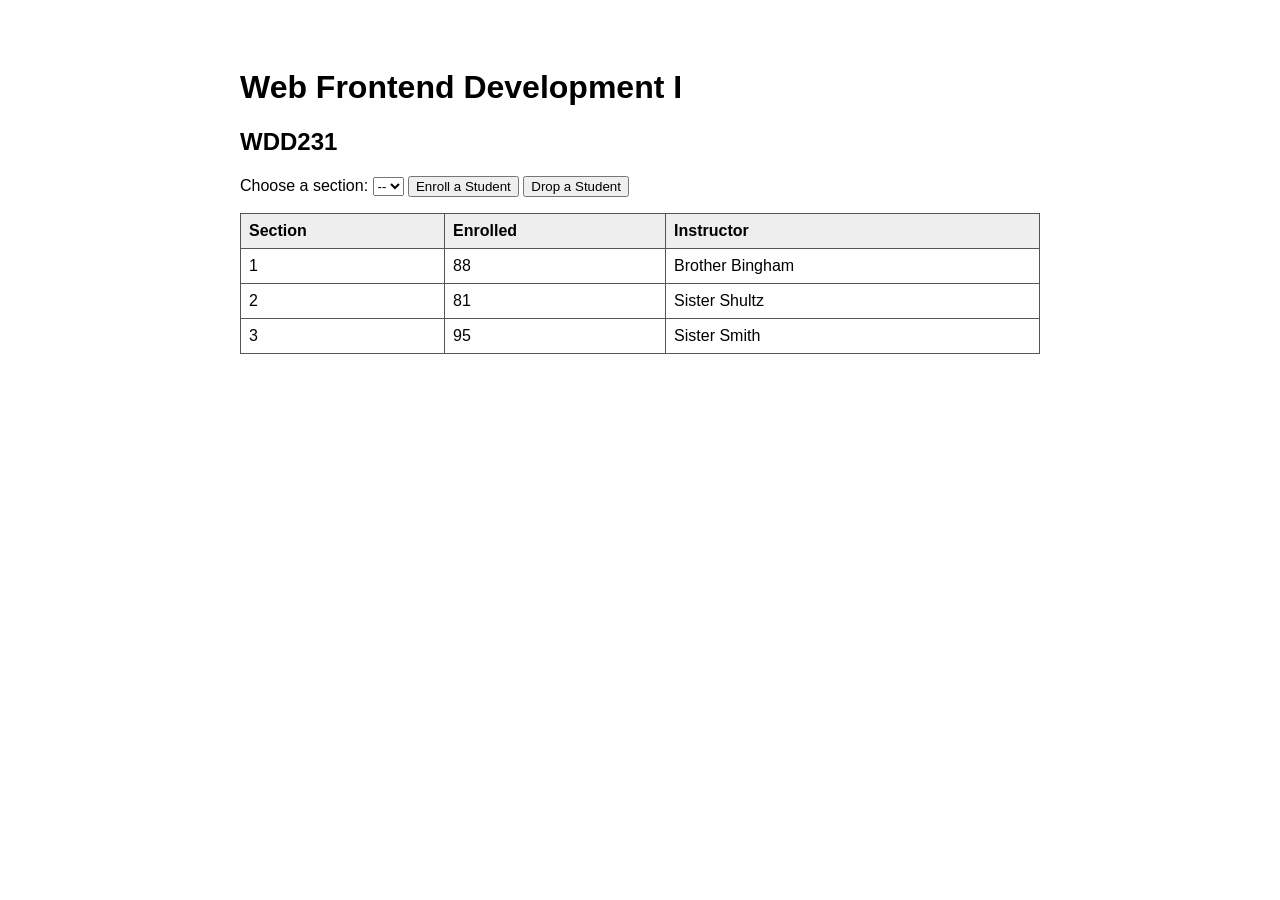
<file: week3/modules.html>
<!DOCTYPE html>
<html lang="en">
<head>
  <meta charset="UTF-8">
  <meta name="viewport" content="width=device-width, initial-scale=1.0">
  <title>Modules Example: Course and Sections</title>
  <link rel="stylesheet" href="styles/modules.css">
  <script type="module" src="scripts/modules.mjs"></script>
</head>
<body>
  <main>
    <h1 id="courseName"></h1>
    <h2 id="courseCode"></h2>
    <div id="enrollment">
      <label for="sectionNumber">Choose a section:</label>
      <select id="sectionNumber"><option value="0" disabled selected>--</option></select>
      <button id="enrollStudent" type="button">Enroll a Student</button>
      <button id="dropStudent" type="button">Drop a Student</button>
    </div>
    <table>
      <thead><tr><th scope="col">Section</th><th scope="col">Enrolled</th><th scope="col">Instructor</th></tr></thead>
      <tbody id="sections"></tbody>
    </table>
  </main>
</body>
</html>
</file>
<file: styles/small.css>
:root {
    --navy: #172554;
    --blue: #1d4ed8;
    --light-blue: #dbeafe;
    --green: #166534;
    --light-green: #dcfce7;
    --bg: #f8fafc;
    color-scheme: light;
    font-family: 'Poppins', Arial, sans-serif;
    color: var(--navy);
    background: var(--bg);
}

body {
    margin: 0;
}

a:focus-visible,
button:focus-visible {
    outline: 3px solid #f59e0b;
    outline-offset: 3px;
}

.visually-hidden {
    position: absolute;
    width: 1px;
    height: 1px;
    overflow: hidden;
    clip-path: inset(50%);
    white-space: nowrap;
}

/**************** HEADER ****************/

header {
    display: grid;
    grid-template-columns: 40px 1fr 44px;
    align-items: center;
    gap: 0.75rem;
    padding: 0.75rem 1rem;
    color: #fff;
    background: var(--navy);
}

.site-logo {
    width: 40px;
    height: 40px;
}

.site-name {
    font-size: 1.25rem;
    font-weight: 700;
}

/**************** NAVIGATION ****************/

.hamburger {
    width: 44px;
    height: 44px;
    border: 0;
    color: inherit;
    background: transparent;
    cursor: pointer;
}

.hamburger::before {
    content: "\2630";
    font-size: 1.75rem;
}

.hamburger.show::before {
    content: "\00D7";
}

.navigation {
    display: none;
    background: var(--light-blue);
}

.navigation.show {
    display: block;
}

.navigation ul {
    margin: 0;
    padding: 0.5rem 1rem;
    list-style: none;
}

.navigation a {
    display: block;
    min-height: 44px;
    box-sizing: border-box;
    padding: 0.75rem 1rem;
    color: var(--navy);
    font-weight: 600;
    text-decoration: none;
}

.navigation a:hover,
.navigation a.current {
    color: #fff;
    background: var(--blue);
}

/**************** MAIN ****************/

main {
    max-width: 60rem;
    margin: 0 auto;
    padding: 1.5rem 1rem 2rem;
}

h1 {
    margin-top: 0;
}

main section {
    margin-bottom: 1.5rem;
}

h2 {
    margin: 0;
    padding: 0.5rem;
    color: #fff;
    background: var(--navy);
    font-size: 1.125rem;
    text-align: center;
}

.about p {
    margin: 0;
    padding: 1rem;
    background: var(--light-blue);
}

.photo {
    background: var(--light-blue);
}

.photo img {
    display: block;
    width: 100%;
    max-width: 300px;
    height: auto;
    margin: 0 auto;
    padding: 1rem;
    box-sizing: border-box;
}

/**************** COURSES ****************/

.filters {
    display: flex;
    gap: 0.5rem;
    margin: 0.75rem 0;
}

.filter-btn {
    flex: 1;
    min-height: 44px;
    padding: 0.5rem 1rem;
    border: 2px solid var(--blue);
    border-radius: 0.5rem;
    color: var(--blue);
    background: #fff;
    font: inherit;
    font-weight: 600;
    cursor: pointer;
}

.filter-btn:hover,
.filter-btn.active {
    color: #fff;
    background: var(--blue);
}

.credits {
    text-align: center;
}

.course-cards {
    display: grid;
    grid-template-columns: 1fr;
    gap: 0.5rem;
    margin: 0;
    padding: 0;
    list-style: none;
}

.course-card {
    padding: 0.75rem;
    border: 2px solid var(--blue);
    border-radius: 0.5rem;
    color: var(--navy);
    background: var(--light-blue);
    font-weight: 600;
    text-align: center;
}

.course-card.completed {
    border-color: var(--green);
    color: var(--green);
    background: var(--light-green);
}

/**************** FOOTER ****************/

footer {
    padding: 1.5rem 1rem;
    color: #fff;
    background: var(--navy);
    text-align: center;
}

.social-links {
    display: flex;
    justify-content: center;
    column-gap: 1rem;
}

.social-links img {
    display: block;
    width: 48px;
    height: 48px;
}

footer p {
    margin: 0.5rem 0;
}
</file>
<file: styles/larger.css>
@media (min-width: 38rem) {
    header {
        grid-template-columns: 40px 1fr;
        padding-inline: max(1rem, calc((100% - 60rem) / 2));
    }

    .hamburger {
        display: none;
    }

    .navigation {
        display: block;
    }

    .navigation ul {
        display: flex;
        max-width: 60rem;
        margin: 0 auto;
    }

    main {
        display: grid;
        grid-template-columns: 2fr 1fr;
        column-gap: 1rem;
    }

    main h1,
    main .certificate {
        grid-column: 1 / -1;
    }

    .course-cards {
        grid-template-columns: repeat(3, 1fr);
    }
}
</file>
<file: chamber/styles/small.css>
* {
    margin: 0;
    box-sizing: border-box;
}

:root {
    --background: #F8F8F8;
    --red-accent: #D11848;
    --aqua-accent: #1E9DA4;
    --yellow-accent: #f4b42a;
    --green-accent: #c5c32c;
    --invalid: #ca4141;
    --border-accent: #C1C1C1;
    --aqua-lower: #D4EAEC;
    --btn-active: #e2fdff;
    --white: #FFFFFF;
} 

body {
    background-color: #F8F8F8;
}

/* Discover page */
.discover {
    padding: 1rem;
}

.discover > p {
    margin: 1rem 0;
}

#visit-message {
    background: var(--aqua-lower);
    padding: 1rem;
}

.discover-cards {
    display: grid;
    gap: 1rem;
}

.discover-card {
    display: grid;
    grid-template-areas: "title" "photo" "address" "description" "button";
    gap: .8rem;
    padding: 1rem;
    background: var(--white);
    border: 1px solid var(--border-accent);
    border-radius: .5rem;
}

.discover-card h2 { grid-area: title; }
.discover-card figure { grid-area: photo; margin: 0; }
.discover-card address { grid-area: address; }
.discover-card p { grid-area: description; }

.discover-card img {
    display: block;
    width: 100%;
    height: auto;
    aspect-ratio: 3 / 2;
    object-fit: cover;
}

.discover-card button {
    grid-area: button;
    padding: .7rem;
    background: #075e63;
    color: var(--white);
    border: 0;
    border-radius: .25rem;
    cursor: pointer;
}

@media (min-width: 641px) {
    .discover-card {
        grid-template-columns: minmax(0, 300px) minmax(0, 1fr);
        grid-template-areas:
            "photo title"
            "photo address"
            "photo description"
            "photo button";
    }

    .discover-card img {
        transition: filter .3s;
    }

    .discover-card img:hover {
        filter: brightness(.8);
    }
}

@media (min-width: 1025px) {
    .discover-cards {
        grid-template-columns: repeat(2, minmax(0, 1fr));
    }

    .discover-card {
        grid-template-columns: 1fr;
        grid-template-areas: "title" "photo" "address" "description" "button";
    }
}

h1, h2, h3, #join-form fieldset legend {
    font-family: 'Roboto', sans-serif;
}

p,label,legend,textarea{
    font-family: 'Nunito', sans-serif;
    font-size: .9rem;
}
/* nav { */
header {
    background: #fff;
    width: auto;
    padding-bottom: .4rem;
    box-shadow: 0 4px 10px rgba(0, 0, 0, 0.2);
}

nav {
    align-items: center;
    margin: 0;
    padding: .5rem;
    display: grid;
    grid-template-areas: 
        "a b c"
        "d d d";
    /* flex-wrap: wrap; */
    /* flex-direction: row;
    justify-content: space-between; */
    order: 1;
}

#navLogo {
    max-width: 10rem;
}

#navLogo a img {
    width: 100%;
}

nav button#hambButton {

    text-align: right;
    display: block;
    border: none;
    background: transparent;
    color: #111;
    font-size: 1.5rem;
    order: 3;
}

#hambButton span:nth-child(1){ display: block;} 
#hambButton span:nth-child(2){ display: none;} 

nav ul {
    display: none;
    grid-area: d;
    list-style: none;
    padding: 0;
    margin: 0;
    order: 4;
}

ul#firstNav li {
    display: inline;
}

nav ul li a {
    font-family: 'Roboto', sans-serif;
    display: block;
    text-decoration: none;
    color: #000;
    padding: 0.4rem 0.6rem;
    border-top: 0.375rem solid #FFF;
    transition: 0.3s;
}

nav ul li:nth-child(1) a:hover {
    /* background-color: rgba(50,50,50,.2); */
    border-top: 0.375rem solid #D11848 ;
}

nav ul li:nth-child(2) a:hover {
    /* background-color: rgba(50,50,50,.2); */
    border-top: 0.375rem solid #f4b42a ;
}

nav ul li:nth-child(3) a:hover {
    /* background-color: rgba(50,50,50,.2); */
    border-top: 0.375rem solid #1E9DA4 ;
}

nav ul li:nth-child(4) a:hover {
    /* background-color: rgba(50,50,50,.2); */
    border-top: 0.375rem solid #C5C32C ;
}

/* display the menu on click with JS  */

nav ul.open {
    display: block;
}

#hambButton.open span:nth-child(1){ display: none;} 
#hambButton.open span:nth-child(2){ display: block;} 

/* footer css */

footer {
    background-color: #e7e7e7;
    text-align: center;
    padding: 1rem;
}

footer hr{ 
    margin: .4rem;   
    border: 1px solid #c9c9c9;
    /* color: #3d3a3b;  */
}

footer div.foot1-2 p a{
    color: black;
    text-decoration: none;
}
/******************* Directory ************/

/* .directory-cards {
    padding: 1rem;
    border: 1px solid #D4D3D3;
} */

h2.directory-title {
    font-size: 1.8rem;
    margin-top: 2rem;
    margin-left: 2rem;
}
/* Buttons */

.directory-buttons {
    margin: 1.5rem 0;
    text-align: center;
}

.directory-buttons div {
    display: inline;
}

.directory-buttons button {
    padding: .35rem;
    margin: .4rem;
    border: 1px solid var(--aqua-accent);
    border-radius: .25rem;

}

.directory-buttons button img{
    vertical-align: middle;
}

/* container */ 

.directory-cards {
    margin: 1rem 1.5rem;
}

.directory-cards section {
    margin:  .5rem 0;
    padding: 1rem;
    /* transition: .5s; */
}

.directory-cards p, .directory-cards h2 {
    padding: .3rem;
}

section.grid-display {
    border-radius: 3px;
    border: 1px solid #D4D3D3;
    box-shadow: 0 5px 10px rgba(0, 0, 0, 0.2);
    text-align: center;
    
}

section.grid-display h2 {
    display: block;
}

section.grid-display img {
    display: block;
    margin: 0 auto;
    margin-bottom: .5rem;
    padding: 0 1rem;
    max-width: 80%;
    /* max-height: ; */
    text-align: center;
}

section.list-display h2 {
    font-size: 1.15rem;
}

section.list-display img {
    display: none;
}

section.list-display:nth-child(odd) {
    background-color: var(--aqua-lower);
}

img { max-width: 100%; height: auto; }
.directory-cards a { overflow-wrap: anywhere; }

nav ul li a[aria-current="page"] {
    border-top-color: var(--aqua-accent);
    font-weight: 700;
}

/* Chamber home page */
#home-container {
    display: flex;
    flex-direction: column;
    max-width: 70rem;
    margin: 0 auto;
}

.home-section {
    min-width: 0;
    margin: .4rem;
    padding: 1rem;
    border: 1px solid #D4D3D3;
    background: #FFF;
}

.home-section h2 {
    margin-bottom: .8rem;
    font-size: 1.3rem;
}

#hero {
    position: relative;
    min-height: 18rem;
    height: clamp(18rem, 65vw, 25rem);
    padding: 0;
    overflow: hidden;
}

#hero picture,
#hero picture img {
    position: absolute;
    inset: 0;
    display: block;
    width: 100%;
    height: 100%;
}

#hero picture img {
    object-fit: cover;
}

#hero h1 {
    position: absolute;
    z-index: 1;
    top: 1rem;
    left: 1rem;
    right: 1rem;
    margin: 0 auto;
    padding: .65rem 1rem;
    background: rgba(255, 255, 255, .92);
    border-radius: .35rem;
    color: #111;
    font-size: clamp(1.35rem, 4vw, 2.2rem);
    line-height: 1.2;
    text-align: center;
}

a#join-button {
    position: absolute;
    z-index: 1;
    left: 50%;
    bottom: 1rem;
    transform: translateX(-50%);
    display: inline-block;
    padding: .7rem 1.5rem;
    border: 2px solid var(--aqua-accent);
    border-radius: .35rem;
    background: var(--aqua-accent);
    color: #111;
    font-family: 'Roboto', sans-serif;
    font-weight: 700;
    text-decoration: none;
    white-space: nowrap;
}

a#join-button:hover,
a#join-button:focus-visible {
    background: #FFF;
    color: #111;
}

#events article {
    border-top: .375rem solid var(--yellow-accent);
    padding: .8rem .3rem .3rem;
}

#events h3 {
    margin-bottom: .4rem;
}

.current-weather {
    display: flex;
    align-items: center;
    gap: .5rem;
}

.current-weather img {
    width: 4rem;
    height: 4rem;
    object-fit: contain;
}

#forecast-list {
    margin: .5rem 0;
    padding: 0;
    list-style: none;
}

#forecast-list li {
    display: flex;
    justify-content: space-between;
    gap: .75rem;
    padding: .4rem 0;
    border-bottom: 1px solid var(--border-accent);
}

.spotlight-cards {
    display: grid;
    grid-template-columns: minmax(0, 1fr);
    gap: .75rem;
}

.spots {
    min-width: 0;
    padding: .8rem;
    border: 1px solid var(--border-accent);
    border-top: .375rem solid var(--red-accent);
    background: #FFF;
    text-align: center;
    overflow-wrap: anywhere;
}

.spots:nth-child(2) {
    border-top-color: var(--yellow-accent);
}

.spots:nth-child(3) {
    border-top-color: var(--aqua-accent);
}

.spots img {
    display: block;
    width: auto;
    max-width: min(100%, 9rem);
    height: 3rem;
    margin: .4rem auto;
    object-fit: contain;
}

.spotlight-website {
    display: inline-block;
    overflow-wrap: anywhere;
}

.spotlight-membership {
    margin-top: .4rem;
    font-weight: 700;
    text-transform: capitalize;
}

#weather-status,
#spotlight-status {
    color: #111;
}

/* Join and confirmation pages */
.join-main,
.thanks-main {
    max-width: 70rem;
    margin: 0 auto;
    padding: 1rem;
    font-family: 'Nunito', sans-serif;
}

.join-main h1,
.thanks-main h1 {
    margin: 1rem 0 .5rem;
    text-align: center;
}

.join-intro {
    max-width: 48rem;
    margin: 0 auto 1.5rem;
    text-align: center;
}

.join-layout {
    display: grid;
    gap: 1.5rem;
}

#join-form fieldset {
    margin: 1.5rem 1rem 2rem;
    padding: .35em .75em .625em;
    border: 1px solid var(--border-accent);
    border-radius: .6rem;
}

#join-form legend {
    padding: 0 .2rem;
}

.join-field {
    display: block;
    margin: .45rem 0;
    padding: 0 1.4rem;
    font-family: 'Nunito', sans-serif;
    font-size: .9rem;
}

.join-field input,
.join-field select,
.join-field textarea {
    display: block;
    width: 100%;
    margin-top: .2rem;
    margin-bottom: .8rem;
    padding: .3rem;
    border: 1px solid var(--border-accent);
    border-radius: .3rem;
    background: var(--background);
    color: #111;
}

.join-field textarea {
    resize: vertical;
}

.join-field input:focus,
.join-field select:focus,
.join-field textarea:focus {
    border-color: var(--aqua-accent);
    box-shadow: 0 0 3px var(--aqua-accent);
    outline: 0;
}

.join-field input:required:invalid,
.join-field select:required:invalid {
    border: 1px solid var(--invalid);
    box-shadow: 0 0 3px var(--invalid);
}

.join-field input:required:valid,
.join-field select:required:valid {
    border: 1px solid var(--aqua-accent);
    box-shadow: none;
}

.back-to-join,
.dialog-close {
    display: inline-block;
    margin-top: 1rem;
    padding: .75rem 1rem;
    border: 2px solid var(--aqua-accent);
    border-radius: .3rem;
    background: var(--aqua-accent);
    color: #111;
    font-family: 'Roboto', sans-serif;
    font-weight: 700;
    text-decoration: none;
    cursor: pointer;
}

.back-to-join:hover,
.back-to-join:focus-visible,
.dialog-close:hover,
.dialog-close:focus-visible {
    background: #fff;
}

.join-submit {
    display: flex;
    max-height: 2.8rem;
    margin: auto;
    padding: .7rem 2.2rem;
    border: 0;
    border-radius: .4rem;
    background: var(--yellow-accent);
    color: #111;
    font-family: 'Nunito', sans-serif;
    font-weight: 700;
    transition: .2s;
    cursor: pointer;
}

.join-submit:hover,
.join-submit:focus-visible {
    box-shadow: 0 0 1.2rem #f4b42aa6;
    font-size: 1.05rem;
}

.membership-levels {
    display: grid;
    grid-template-columns: 1fr;
    align-content: start;
    margin: .5rem 1rem 1rem;
}

.membership-card {
    margin: 1rem 0;
    padding: 1.5rem;
    border: 1px solid var(--red-accent);
    border-radius: .45rem;
    transition: .2s;
    animation: membership-arrive .65s ease-out both;
}

.membership-card:hover {
    box-shadow: 0 0 1.5rem rgba(0, 0, 0, .1);
}

.membership-bronze { border-color: var(--aqua-accent); }
.membership-silver { border-color: var(--green-accent); }
.membership-gold { border-color: var(--yellow-accent); }

.membership-card h2 {
    margin-bottom: .3rem;
    font-size: 1.17em;
    text-align: center;
}

.membership-card > p:not(.membership-price) {
    padding: .3rem 0;
}

.membership-price {
    margin: .2rem 0;
    font-family: 'Roboto', sans-serif;
    font-size: 2.5rem;
    font-weight: 700;
    text-align: center;
}

.membership-price span {
    font-size: 1rem;
    font-weight: 400;
}

.membership-link {
    display: inline-block;
    margin-top: .3rem;
    color: #07565a;
    font-weight: 700;
}

.membership-link:focus-visible {
    outline: 3px solid var(--red-accent);
    outline-offset: 3px;
}

.membership-dialog {
    width: min(90vw, 34rem);
    max-height: 85vh;
    margin: auto;
    padding: 1.5rem;
    border: 2px solid var(--aqua-accent);
    border-radius: .4rem;
    color: #111;
    font-family: 'Nunito', sans-serif;
}

.membership-dialog::backdrop {
    background: rgba(0, 0, 0, .6);
}

.membership-dialog h2 {
    margin-bottom: .75rem;
}

.membership-dialog li {
    margin: .5rem 0;
}

.dialog-close {
    margin-top: .75rem;
}

.thanks-main > p {
    padding: 1rem 0;
    font-size: 1.1rem;
    text-align: center;
}

.thanks-main {
    min-height: 70vh;
    padding: 4rem 2rem 2rem;
}

.submission-details {
    max-width: 42rem;
    margin: 1.5rem auto;
    border: 1px solid var(--border-accent);
    background: #fff;
    font-family: 'Nunito', sans-serif;
}

.submission-details div {
    display: grid;
    grid-template-columns: minmax(8rem, .8fr) 1.2fr;
    gap: 1rem;
    padding: .8rem 1rem;
    border-bottom: 1px solid var(--border-accent);
}

.submission-details div:last-child {
    border-bottom: 0;
}

.submission-details dt {
    font-weight: 700;
}

.submission-details dd {
    margin: 0;
    overflow-wrap: anywhere;
}

.thanks-main .back-to-join {
    display: table;
    margin: 1rem auto;
    border: 0;
    background: var(--yellow-accent);
    color: #111;
    font-family: 'Nunito', sans-serif;
}

@keyframes membership-arrive {
    from { opacity: 0; transform: translateY(1rem); }
    to { opacity: 1; transform: translateY(0); }
}

@media (prefers-reduced-motion: reduce) {
    .membership-card {
        animation: none;
    }
}
</file>
<file: chamber/styles/larger.css>
@media (min-width: 640px) {
    .join-layout {
        grid-template-columns: repeat(2, minmax(0, 1fr));
        align-items: start;
        gap: 0;
    }

    .membership-levels {
        grid-template-columns: 1fr;
    }

    #home-container {
        display: grid;
        grid-template-columns: repeat(2, minmax(0, 1fr));
        grid-template-areas:
            "hero hero"
            "events weather"
            "spotlight spotlight";
    }

    #hero { grid-area: hero; }
    #events { grid-area: events; }
    #weather { grid-area: weather; }
    #spotlight { grid-area: spotlight; }

    .spotlight-cards {
        grid-template-columns: repeat(2, minmax(0, 1fr));
    }

footer {
    padding-bottom: .4rem;
}

footer div.foot1 {
    display: flex;
    align-items: center;
    justify-content: space-around;
    flex-direction: row;
}


div.foot1 .foot1-1 {
    display: flex;
    align-items: center;
    flex-direction: row;
}

footer div.foot2 {
    display: flex;
    justify-content: space-around;
    flex-wrap: wrap;
}

footer div.foot2 p:not(.modify){
    border-right: .1rem solid black;
    padding-right: 2rem;
}
section.list-display {
    display: grid;
    grid-template-columns: repeat(3,21%) 37%;
}

div.directory-grid-container {
    display: grid;
    grid-template-columns: 1fr 1fr;
    gap: 1.3rem;
}

section.grid-display {
    margin: 0;
}

section.grid-display img {
    max-height: 5rem;
}
}
@media (min-width: 1024px) {
main {
    max-width: 70rem;
    margin: 0 auto;
}

#home-container {
        grid-template-columns: repeat(4, minmax(0, 1fr));
        grid-template-areas:
            "events hero hero weather"
            "spotlight spotlight spotlight spotlight";
}

#hero { grid-area: hero; }
#events { grid-area: events; }
#weather { grid-area: weather; }
#spotlight { grid-area: spotlight; }

.spotlight-cards {
    grid-template-columns: repeat(3, minmax(0, 1fr));
}
nav {
    display: flex;
    justify-content: space-around;
}

nav div#navLogo {
    width: 10rem;
}

nav ul.firstNav{
    display: flex;
    align-items: center;
    order: 2;

}
nav button#hambButton {
    display: none;
}

nav ul li {
    width:6rem;
    text-align: center;
}
div.directory-grid-container {
    grid-template-columns: repeat(3,1fr);
}
}
</file>
<file: styles/prophets.css>
body {
    font-family: Arial, sans-serif;
    text-align: center;
    color: #172554;
}

#cards {
    display: grid;
    grid-template-columns: repeat(auto-fit, minmax(250px, 1fr));
    gap: 1rem;
}

section {
    padding: 1rem;
    background: #e2e8f0;
    border: 1px solid #172554;
}

img {
    max-width: 100%;
    height: auto;
}

footer {
    padding: 1rem;
}
</file>
<file: styles/siteplan.css>
:root {
    --dark-gray: #3a3b3c;
    --white: #ffffff;
    --orange: #ff9a00;
}

body {
    margin: 0;
    color: var(--dark-gray);
    background: var(--white);
    font-family: "Goudy Bookletter 1911", serif;
    font-size: 1.125rem;
    line-height: 1.6;
}

header,
footer {
    padding: 1.5rem;
    color: var(--white);
    background: var(--dark-gray);
    text-align: center;
}

header {
    border-bottom: 0.4rem solid var(--orange);
}

h1,
h2 {
    font-family: "Fira Sans", sans-serif;
}

main {
    max-width: 52rem;
    margin: 2rem auto;
    padding: 0 1rem;
}

section {
    margin-bottom: 2rem;
    border-left: 0.3rem solid var(--orange);
    padding-left: 1rem;
}

figure {
    margin: 1rem 0;
}

figure img {
    display: block;
    max-width: 100%;
    height: auto;
}
</file>
<file: week3/styles/modules.css>
body { font-family: Arial, sans-serif; }
main { max-width: 50rem; margin: 2rem auto; padding: 1rem; }
#enrollment { margin: 1rem 0; }
table { border-collapse: collapse; width: 100%; }
th, td { border: 1px solid #555; padding: .5rem; text-align: left; }
th { background: #eee; }
</file>
